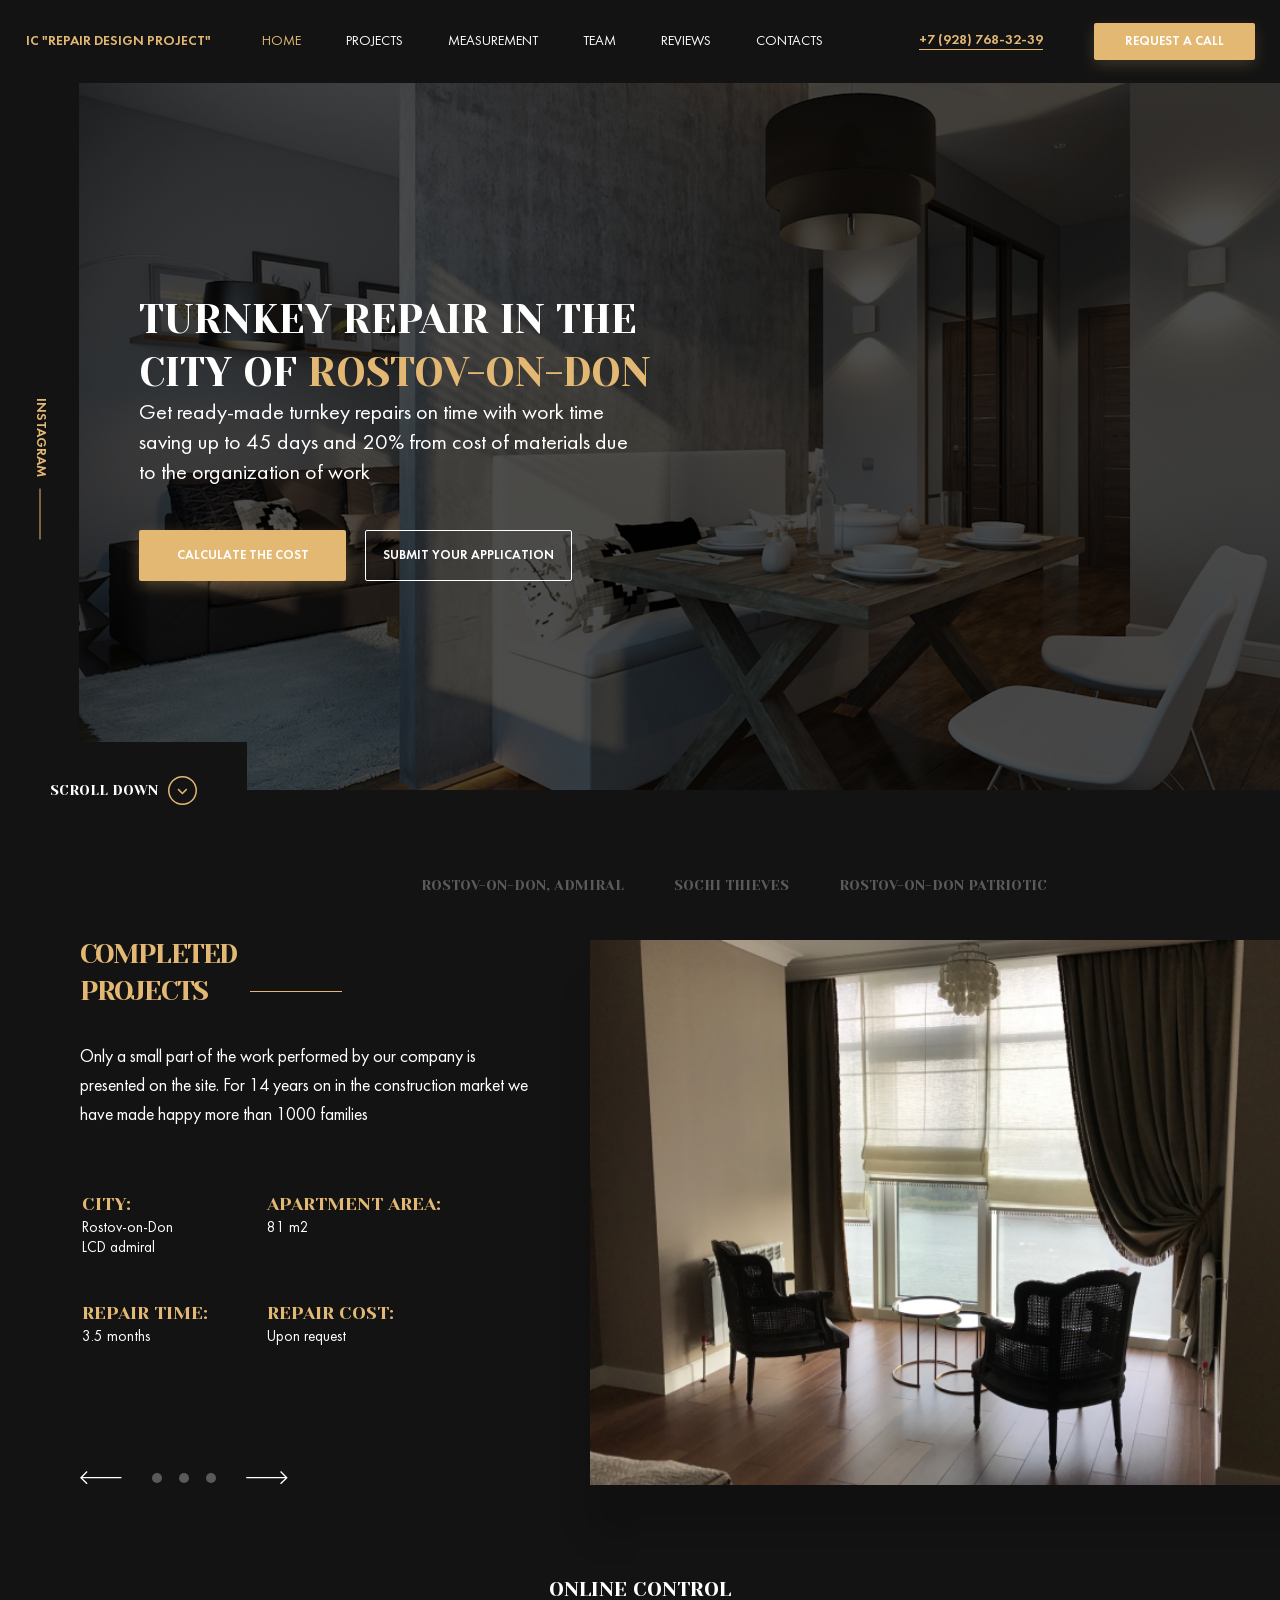
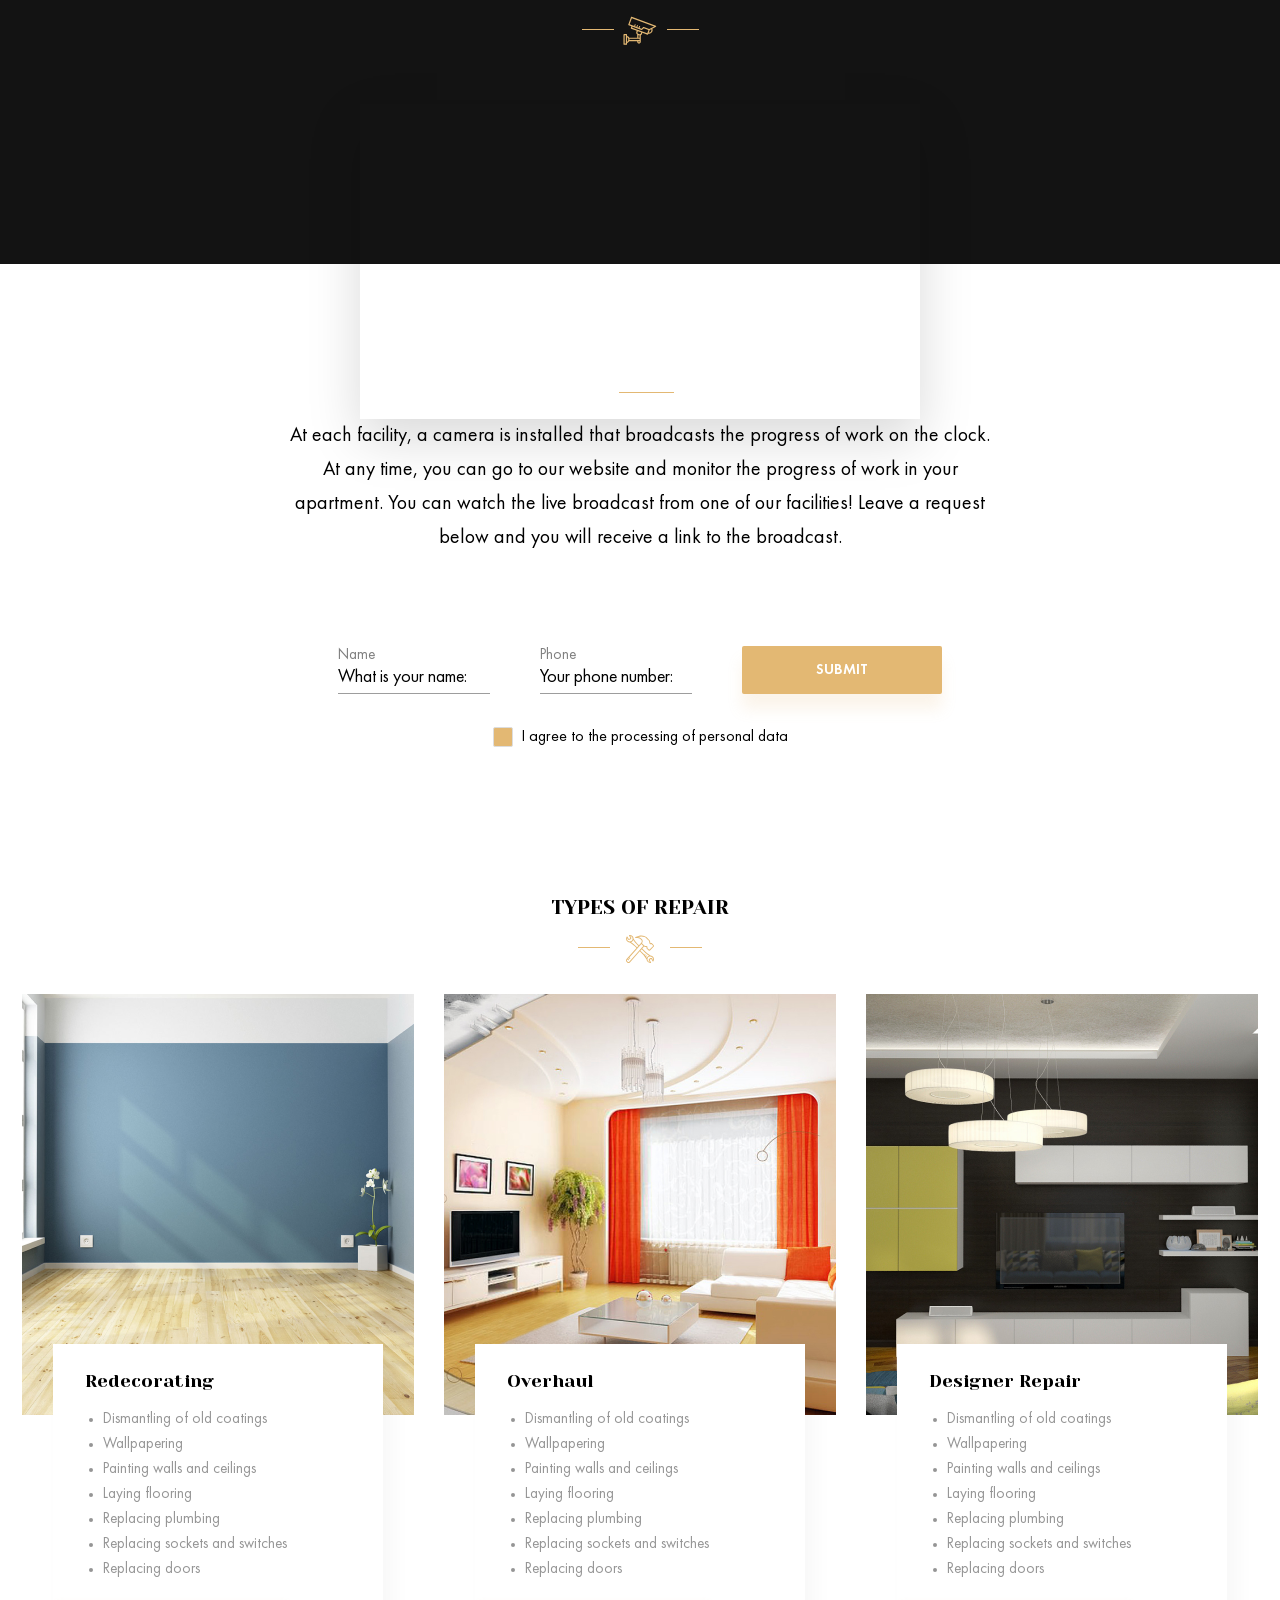
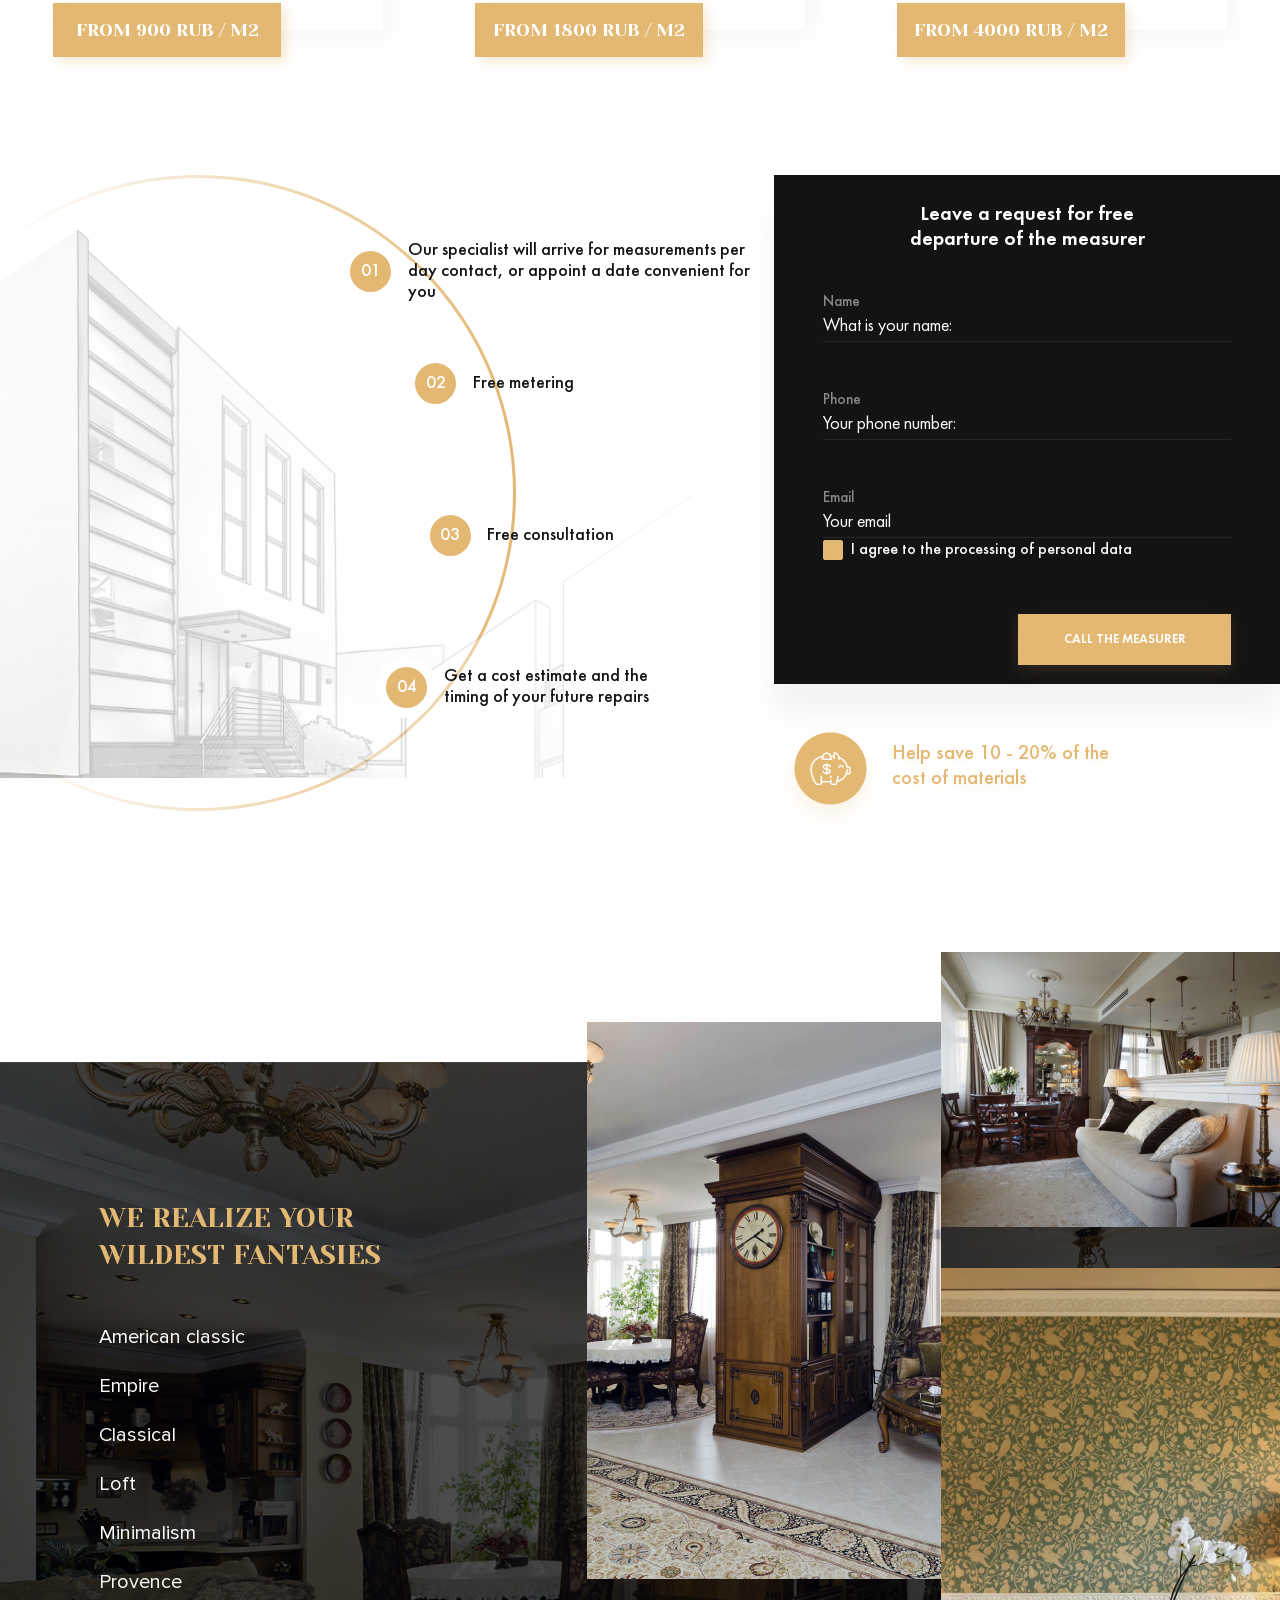
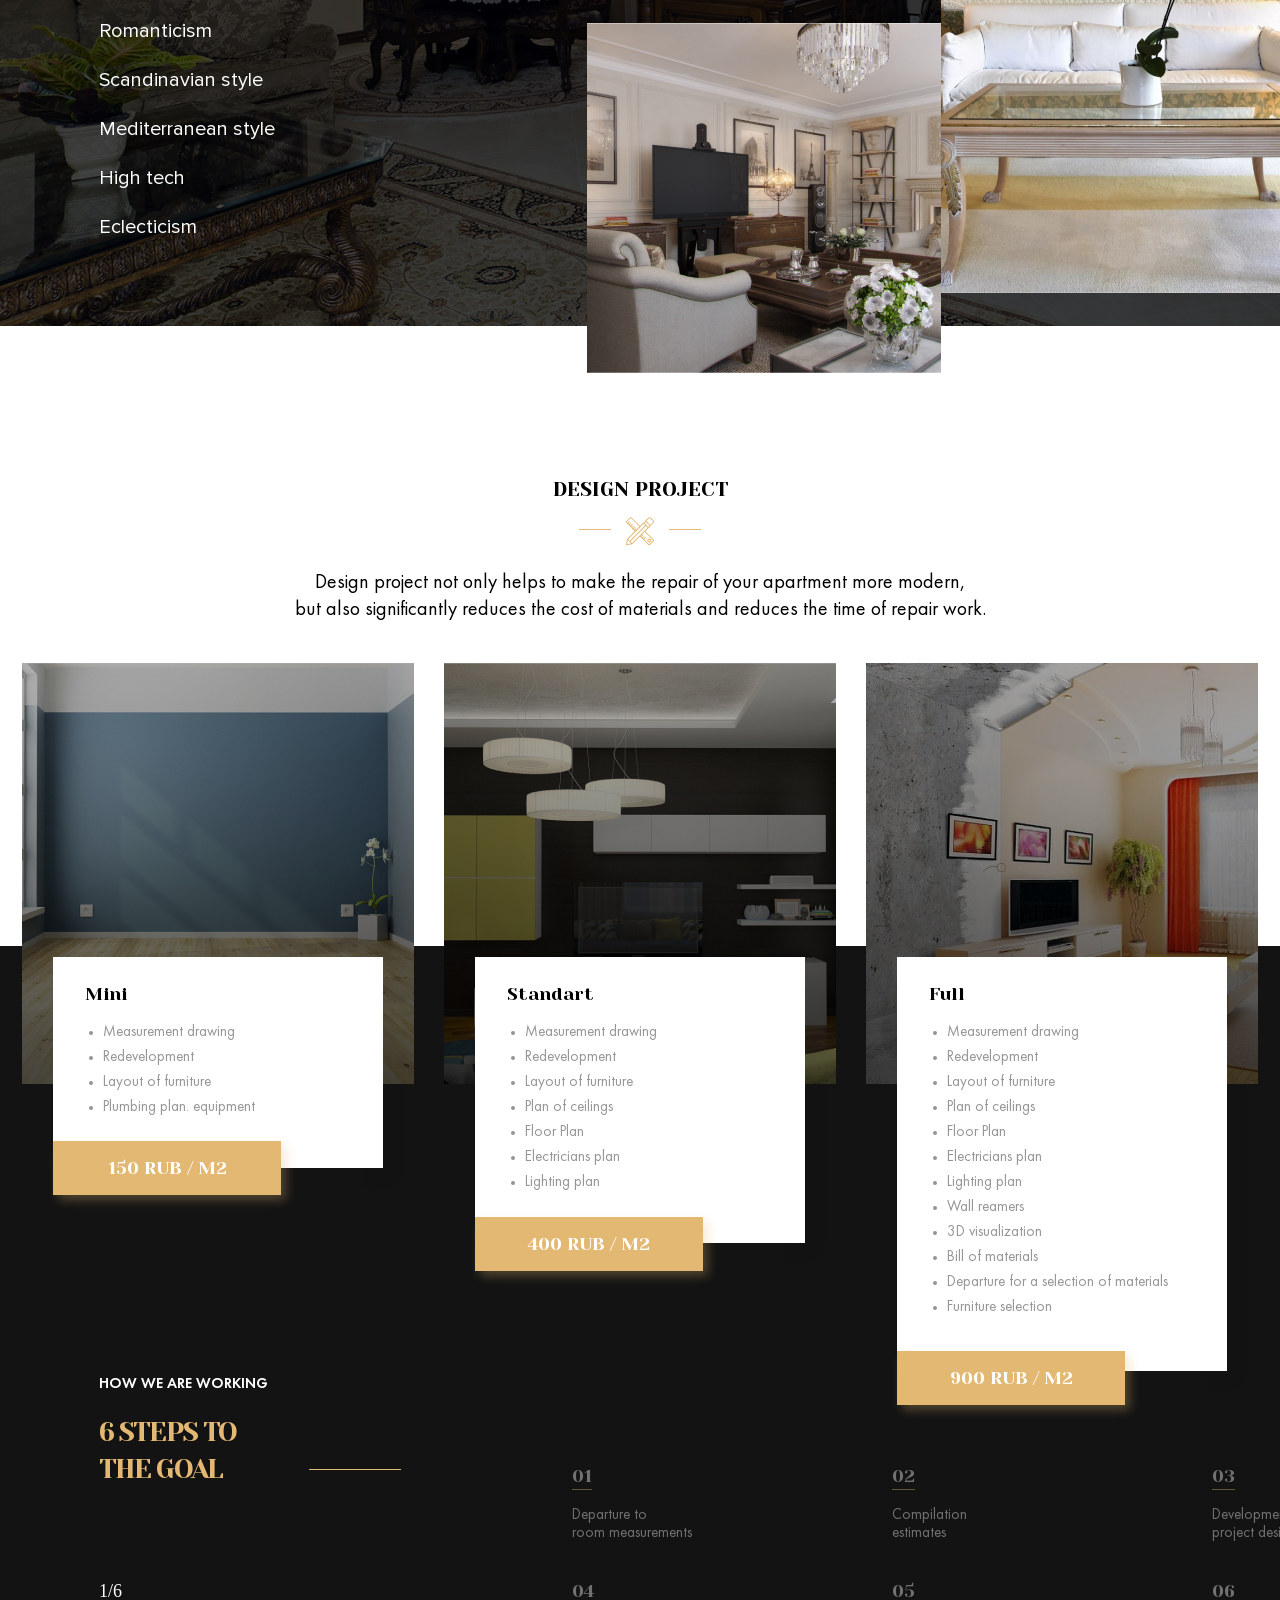
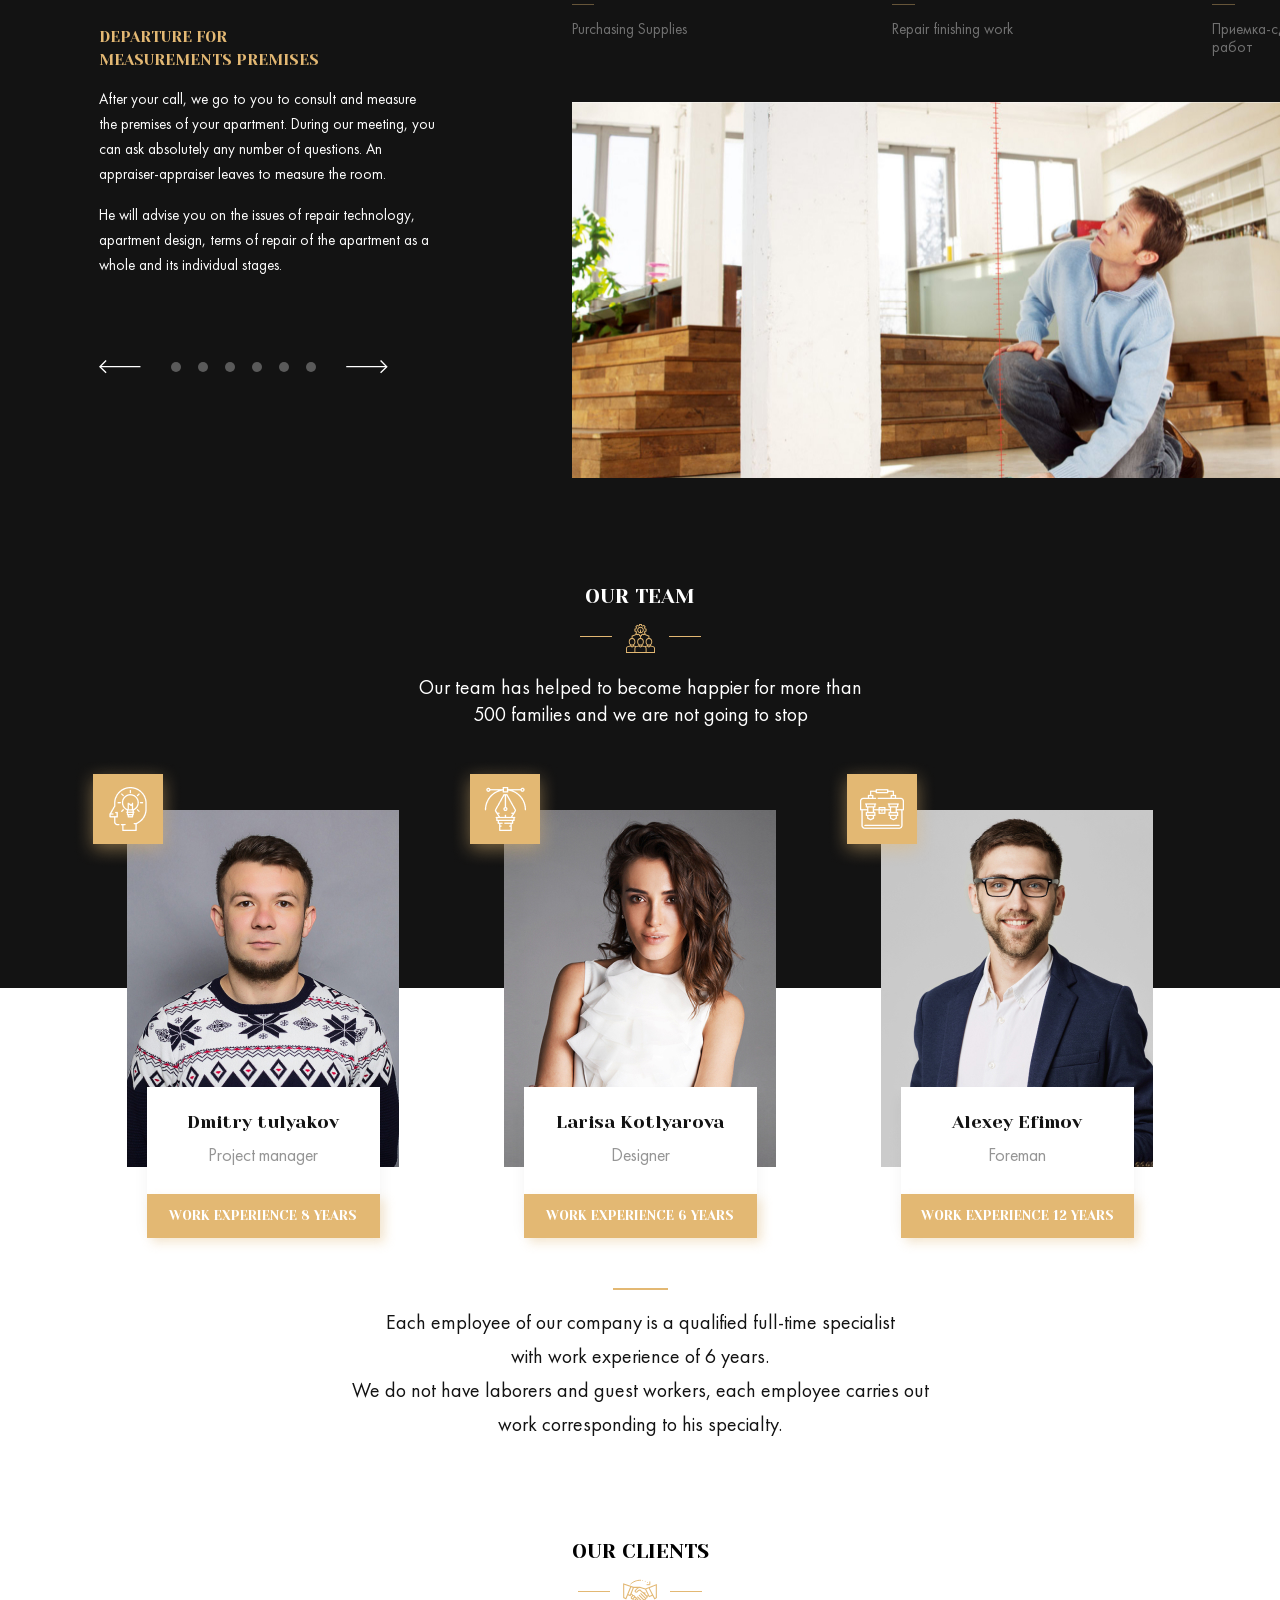
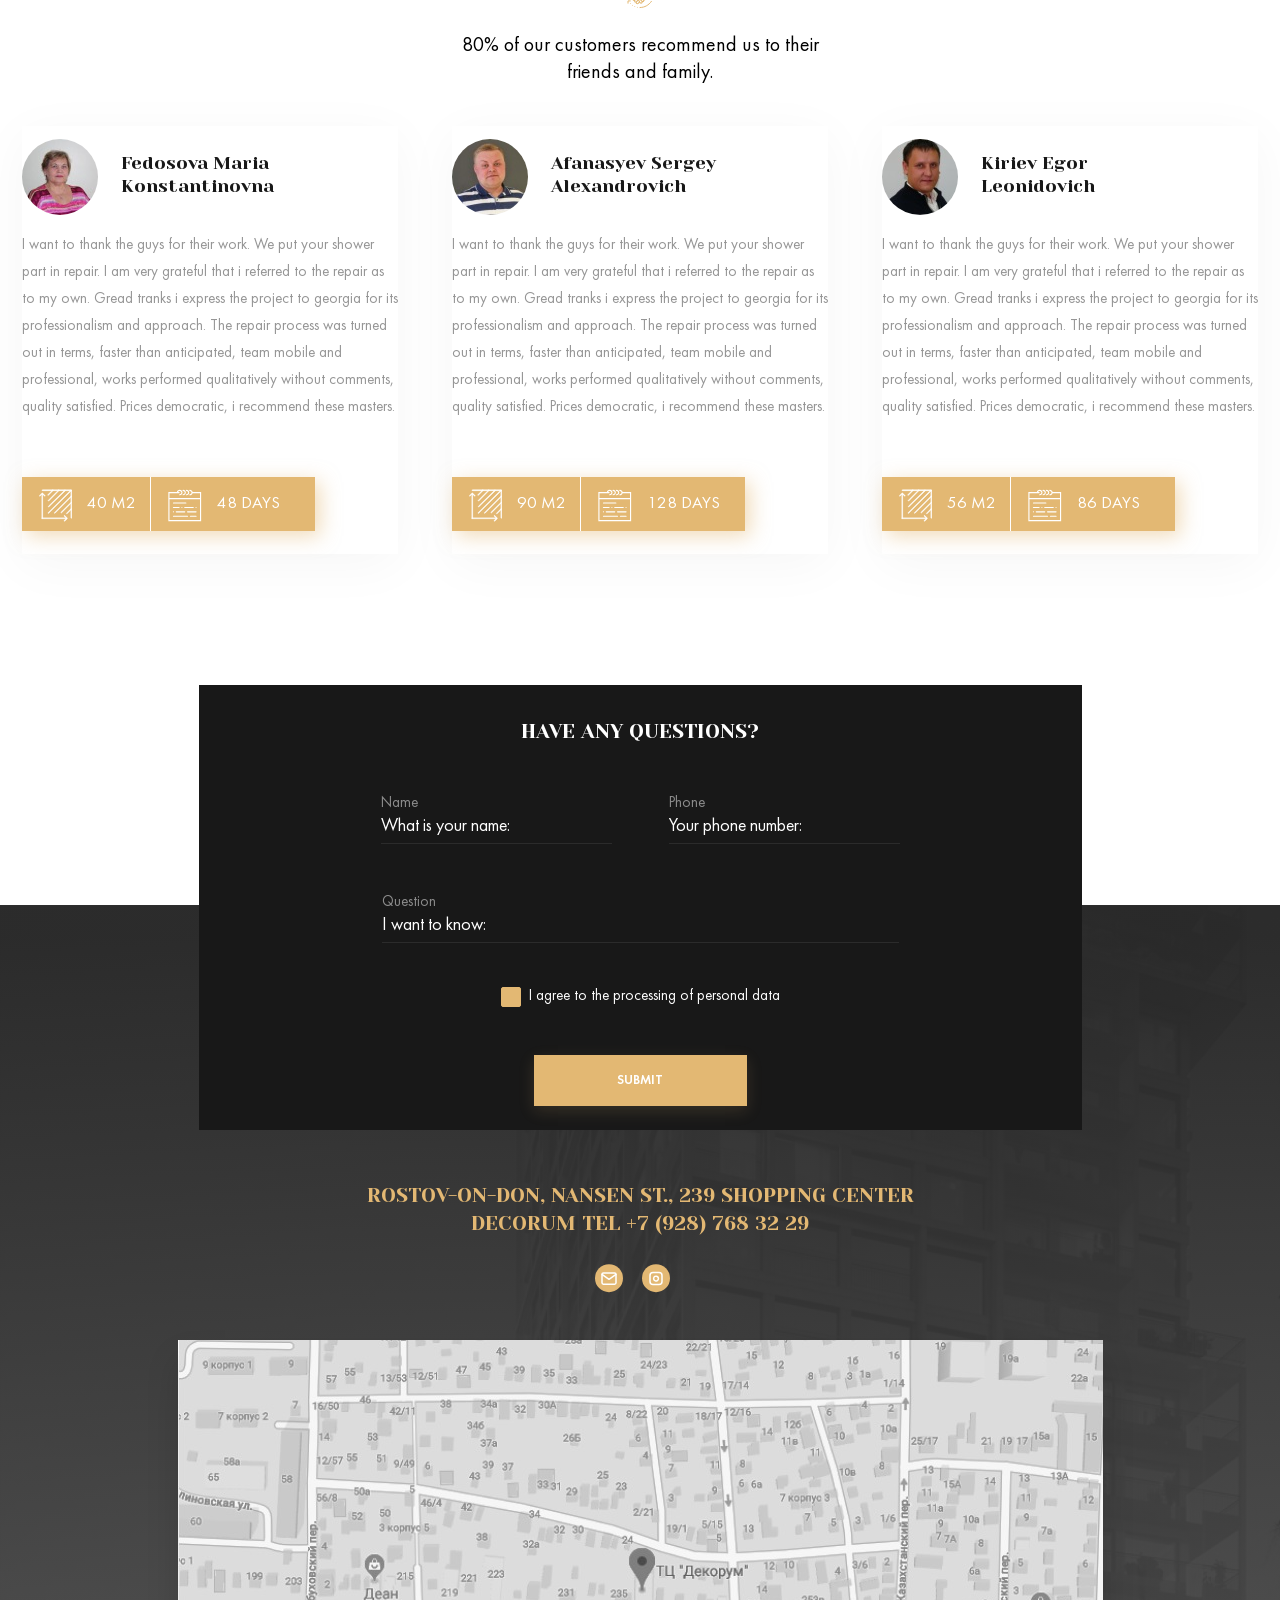
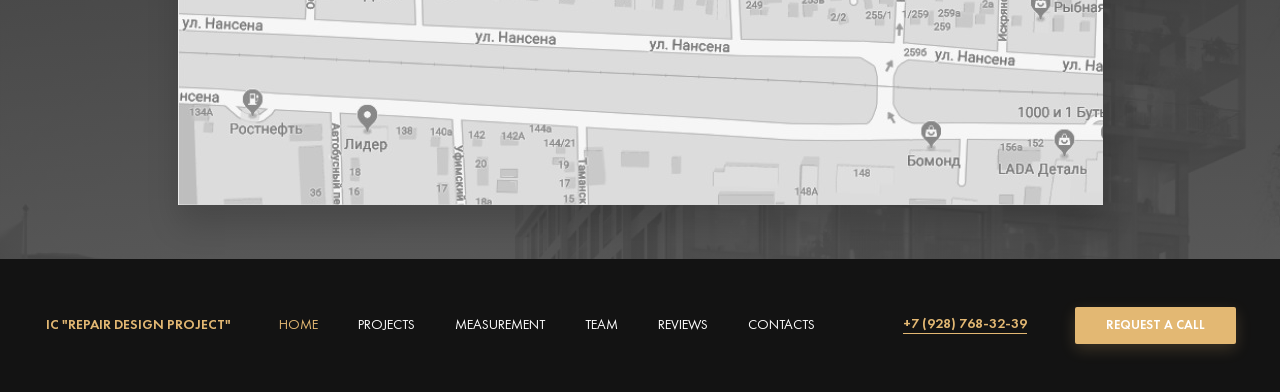
<file: projects/repair-design-project/index.html>
<!DOCTYPE html>
<html>
<head>
    <meta charset="UTF-8">
    <meta name="viewport" content="width=device-width, initial-scale=1, maximum-scale=1">
    <link rel="stylesheet" href="styles/style.css">
</head>
<body>
<div class="wrapper">
    <header>
        <h1 class="logo">IC "Repair Design Project"</h1>
        <nav>
            <ul>
                <li><a href="#">Home</a></li>
                <li><a href="#">Projects</a></li>
                <li><a href="#">Measurement</a></li>
                <li><a href="#">Team</a></li>
                <li><a href="#">Reviews</a></li>
                <li><a href="#">Contacts</a></li>
            </ul>
        </nav>
        <a class="tel" href="tel">+7 (928) 768-32-39</a>
        <button class="request-button">Request a call</button>
    </header>
    <main>
        <section class="welcome">
                <div class="welcome-main">
                    <a class="instagram" href="#">Instagram</a>
                    <div class="welcome-info">
                        <h2>Turnkey Repair in the city of <span>Rostov-on-Don</span></h2>
                        <p class="welcome-describe">Get ready-made turnkey repairs on time with work time saving up to 45 days and 20% from cost of materials due to the organization of work</p>
                        <div class="buttons">
                            <button class="calculate-button">Calculate the cost</button>
                            <button class="submit-app-button">Submit your application</button>
                            <button class="mobile-submit-app-button">Application</button>
                        </div>
                    </div>
                </div>
                <div class="scroll-down">
                    <h4>Scroll down</h4>
                    <img src="assets/images/scroll-down.svg" href="Scroll down">
                </div>
        </section>
        <section class="completed-projects">
            <ul>
                <li><a href="#">Rostov-on-Don, Admiral</a></li>
                <li><a href="#">Sochi Thieves</a></li>
                <li><a href="#">Rostov-on-Don Patriotic</a></li>
            </ul>
            <div class="completed-main">
                <div class="completed-info">
                    <h2>Completed projects</h2>
                    <p>Only a small part of the work performed by our company is presented on the site. For 14 years on in the construction market we have made happy more than 1000 families</p>
                    <table>
                        <tr>
                            <th>City:</th>
                            <th>Apartment area:</th>
                        </tr>
                        <tr>
                            <td>Rostov-on-Don<br> LCD admiral</td>
                            <td>81 m2</td>
                        </tr>
                        <tr>
                            <th>Repair time:</th>
                            <th>Repair cost:</th>
                        </tr>
                        <tr>
                            <td>3.5 months</td>
                            <td>Upon request</td>
                        </tr>
                    </table>
                    <div class="arrows-circles">
                        <img class="left-arrow" src="assets/images/left-arrow.svg" alt="Left arrow">
                        <div class="circle"></div>
                        <div class="circle"></div>
                        <div class="circle"></div>
                        <img class="right-arrow" src="assets/images/right-arrow.svg" alt="Right arrow">
                    </div>
                </div>
                <div class="slider">
                    <div class="slider-arrow-left">
                        <img src="assets/images/slider-arrow.png" alt="Slider arrow">
                    </div>
                    <img class="slider-img-1" src="assets/images/img-slider.png" alt="Slider image">
                    <img class="slider-img-2" src="assets/images/img-slider-2.png" alt="Slider image">
                    <div class="slider-arrow-right">
                        <img src="assets/images/slider-arrow.png" alt="Slider arrow">
                    </div>
                </div>
            </div>
            <div class="online-control">
                <h4>Online control</h4>
                <img src="assets/images/online-control.svg" alt="Online control">
            </div>
        </section>
        <div class="repair-video">
            <iframe width="560" height="315" src="https://www.youtube.com/embed/TYcwt-JJIso" frameborder="0" allow="accelerometer; autoplay; encrypted-media; gyroscope; picture-in-picture" allowfullscreen></iframe>
        </div>
        <section class="request-field">
            <p>At each facility, a camera is installed that broadcasts the progress of work on the clock. At any time, you can go to our website and monitor the progress of work in your apartment. You can watch the live broadcast from one of our facilities! Leave a request below and you will receive a link to the broadcast.</p>
            <form method="POST">
                <div class="submit-line">
                    <div class="name">
                        <label for="name">Name</label>
                        <input type="text" id="name" placeholder="What is your name:">
                    </div>
                    <div class="phone">
                        <label for="phone">Phone</label>
                        <input type="text" id="phone" placeholder="Your phone number:">
                    </div>
                    <button class="submit-your-info">Submit</button>
                </div>
                <div class="checkbox-line">
                    <input class="checkbox" type="checkbox" id="data" required>
                    <label for="data">I agree to the processing of personal data</label>
                </div>
            </form>
        </section>
        <section class="types-of-repair">
            <h2>Types of repair</h2>
            <img src="assets/images/tools.svg" alt="Tools">
            <div class="types-offers">
                <div class="first-offer">
                    <div class="first">
                        <h4>Redecorating</h4>
                        <ul>
                            <li>Dismantling of old coatings</li>
                            <li>Wallpapering</li>
                            <li>Painting walls and ceilings</li>
                            <li>Laying flooring</li>
                            <li>Replacing plumbing</li>
                            <li>Replacing sockets and switches</li>
                            <li>Replacing doors</li>
                        </ul>
                        <div class="cost">From 900 rub / m2</div>
                    </div>
                </div>
                <div class="second-offer">
                    <div class="second">
                        <h4>Overhaul</h4>
                        <ul>
                            <li>Dismantling of old coatings</li>
                            <li>Wallpapering</li>
                            <li>Painting walls and ceilings</li>
                            <li>Laying flooring</li>
                            <li>Replacing plumbing</li>
                            <li>Replacing sockets and switches</li>
                            <li>Replacing doors</li>
                        </ul>
                        <div class="cost">From 1800 rub / m2</div>
                    </div>
                </div>
                <div class="third-offer">
                    <div class="third">
                        <h4>Designer Repair</h4>
                        <ul>
                            <li>Dismantling of old coatings</li>
                            <li>Wallpapering</li>
                            <li>Painting walls and ceilings</li>
                            <li>Laying flooring</li>
                            <li>Replacing plumbing</li>
                            <li>Replacing sockets and switches</li>
                            <li>Replacing doors</li>
                        </ul>
                        <div class="cost">From 4000 rub / m2</div>
                    </div>
                </div>
            </div>
        </section>
        <section class="virtues-call">
            <div class="circles">
                <div class="ellipse"></div>
                <div class="circle">01</div>
                <div class="circle">02</div>
                <div class="circle">03</div>
                <div class="circle">04</div>
                <img src="assets/images/building.png" alt="Building">
            </div>
            <div class="form-save">
                <div class="call-form">
                    <h3>Leave a request for free<br> departure of the measurer</h3>
                    <form method="POST">
                        <label for="name-1">Name</label>
                        <input type="text" id="name-1" placeholder="What is your name:">
                        <label for="phone-1">Phone</label>
                        <input type="text" id="phone-1" placeholder="Your phone number:">
                        <label for="email">Email</label>
                        <input type="text" id="email" placeholder="Your email"></input>
                        <input type="checkbox" id="personal-data" required><label for="personal-data">I agree to the processing of personal data</label>
                        <button class="call-the-measurer">Call the measurer</button>
                    </form>
                </div>
                <div class="help-save">
                    <img src="assets/images/money.png" alt="Money">
                    <p>Help save 10 - 20% of the<br> cost of materials</p>
                </div>
            </div>
        </section>
        <section class="realize-fantasies">
            <div class="realize-list">
                <h2>We realize your<br> wildest fantasies</h2>
                <div class="slider">
                    <div class="slider-arrow-left">
                        <img src="assets/images/slider-arrow.png" alt="Slider arrow">
                    </div>
                    <img class="slider-img-3" src="assets/images/bg-fantasies.jpg" alt="Fantasies image">
                    <div class="slider-arrow-right">
                        <img src="assets/images/slider-arrow.png" alt="Slider arrow">
                    </div>
                </div>
                <ul>
                    <li>American classic</li>
                    <li>Empire</li>
                    <li>Classical</li>
                    <li>Loft</li>
                    <li>Minimalism</li>
                    <li>Provence</li>
                    <li>Romanticism</li>
                    <li>Scandinavian style</li>
                    <li>Mediterranean style</li>
                    <li>High tech</li>
                    <li>Eclecticism</li>
                </ul>
            </div>
            <div class="first-images">
                <img src="assets/images/realize-fantasies-img-1.jpg" alt="Design image">
                <img src="assets/images/realize-fantasies-img-2.jpg" alt="Design image">
            </div>
            <div class="second-images">
                <img src="assets/images/realize-fantasies-img-3.jpg" alt="Design image">
                <img src="assets/images/realize-fantasies-img-4.jpg" alt="Design image">
            </div>
        </section>
        <section class="design-project">
            <h2>Design project</h2>
            <img src="assets/images/design-project.svg" alt="Design project">
            <p>Design project not only helps to make the repair of your apartment more modern,<br> but also significantly reduces the cost of materials and reduces the time of repair work.</p>
            <div class="project-offers">
                <div class="mini">
                    <div class="mini-block">
                        <h4>Mini</h4>
                        <ul>
                            <li>Measurement drawing</li>
                            <li>Redevelopment</li>
                            <li>Layout of furniture</li>
                            <li>Plumbing plan. equipment</li>
                        </ul>
                        <div class="cost">150 rub / m2</div>
                    </div>
                </div>
                <div class="standart">
                    <div class="standart-block">
                        <h4>Standart</h4>
                        <ul>
                            <li>Measurement drawing</li>
                            <li>Redevelopment</li>
                            <li>Layout of furniture</li>
                            <li>Plan of ceilings</li>
                            <li>Floor Plan</li>
                            <li>Electricians plan</li>
                            <li>Lighting plan</li>
                        </ul>
                        <div class="cost">400 rub / m2</div>
                    </div>
                </div>
                <div class="full">
                    <div class="full-block">
                        <h4>Full</h4>
                        <ul>
                            <li>Measurement drawing</li>
                            <li>Redevelopment</li>
                            <li>Layout of furniture</li>
                            <li>Plan of ceilings</li>
                            <li>Floor Plan</li>
                            <li>Electricians plan</li>
                            <li>Lighting plan</li>
                            <li>Wall reamers</li>
                            <li>3D visualization</li>
                            <li>Bill of materials</li>
                            <li>Departure for a selection of materials</li>
                            <li>Furniture selection</li>
                        </ul>
                        <div class="cost">900 rub / m2</div>
                    </div>
                </div>
            </div>
        </section>
        <section class="steps">
            <div class="wrapper">
                <div class="steps-to-goal">
                    <h4>How we are working</h4>
                    <h2>6 steps to<br> the goal</h2>
                    <div class="page">1/6</div>
                    <h5>Departure for<br> measurements premises</h5>
                    <p>After your call, we go to you to consult and measure the premises of your apartment. During our meeting, you can ask absolutely any number of questions. An appraiser-appraiser leaves to measure the room.</p>
                    <p>He will advise you on the issues of repair technology, apartment design, terms of repair of the apartment as a whole and its individual stages.</p>
                    <div class="arrows-circles">
                            <img class="left-arrow" src="assets/images/left-arrow.svg" alt="Left arrow">
                            <div class="circle"></div>
                            <div class="circle"></div>
                            <div class="circle"></div>
                            <div class="circle"></div>
                            <div class="circle"></div>
                            <div class="circle"></div>
                            <img class="right-arrow" src="assets/images/right-arrow.svg" alt="Right arrow">
                    </div>
                </div>
                <div class="steps-numbers">
                    <section class="first">
                        <div class="field">
                            <div class="number">01</div>
                            <div class="text-field">Departure to<br> room measurements</div>
                        </div>
                        <div class="field">
                            <div class="number">02</div>
                            <div class="text-field">Compilation<br> estimates</div>
                        </div>
                        <div class="field">
                            <div class="number">03</div>
                            <div class="text-field">Development<br> project design</div>
                        </div>
                    </section>
                    <section class="second">
                            <div class="field">
                                <div class="number">04</div>
                                <div class="text-field">Purchasing Supplies</div>
                            </div>
                            <div class="field">
                                <div class="number">05</div>
                                <div class="text-field">Repair finishing work</div>
                            </div>
                            <div class="field">
                                <div class="number">06</div>
                                <div class="text-field">Приемка-сдача<br> работ</div>
                            </div>
                    </section>
                    <img src="assets/images/steps-to-goal.jpg" alt="Work">
                </div>
            </div>
        </section>
        <section class="our-team">
            <h2>Our team</h2>
            <img src="assets/images/team.svg" alt="Team">
            <p>Our team has helped to become happier for more than<br> 500 families and we are not going to stop</p>
            <div class="team">
                <div class="first">
                    <div class="first-info">
                        <p class="person-name">Dmitry tulyakov</p>
                        <p class="person-status">Project manager</p>
                        <div class="experience">Work experience 8 years</div>
                        <img src="assets/images/team-icon-1.png" alt="Ico">
                    </div>
                </div>
                <div class="second">
                    <div class="second-info">
                        <p class="person-name">Larisa Kotlyarova</p>
                        <p class="person-status">Designer</p>
                        <div class="experience">Work experience 6 years</div>
                        <img src="assets/images/team-icon-2.png" alt="Ico">
                    </div>
                </div>
                <div class="third">
                    <div class="third-info">
                        <p class="person-name">Alexey Efimov</p>
                        <p class="person-status">Foreman</p>
                        <div class="experience">Work experience 12 years</div>
                        <img src="assets/images/team-icon-3.png" alt="Ico">
                    </div>
                </div>
            </div>
        </section>
        <section class="our-clients">
            <div class="line"></div>
            <p>Each employee of our company is a qualified full-time specialist<br> with work experience of 6 years.<br> We do not have laborers and guest workers, each employee carries out<br> work corresponding to his specialty.</p>
            <h2>Our clients</h2>
            <img src="assets/images/our-clients.svg" alt="Our clients">
            <p class="recommend">80% of our customers recommend us to their<br> friends and family.</p>
            <div class="clients">
                <div class="client">
                    <div class="client-info">
                        <img src="assets/images/client-1.jpg" alt="Client's photo">
                        <span>Fedosova Maria<br> Konstantinovna</span>
                    </div>
                    <p>I want to thank the guys for their work. We put your shower part in repair. I am very grateful that i referred to the repair as to my own. Gread tranks i express the project to georgia for its professionalism and approach. The repair process was turned out in terms, faster than anticipated, team mobile and professional, works performed qualitatively without comments, quality satisfied. Prices democratic, i recommend these masters.</p>
                    <div class="m2-days">
                            <img src="assets/images/m2.svg" alt="m2">
                            <p>40 m2</p>
                            <div class="v-line"></div>
                            <img src="assets/images/days.svg" alt="days">
                            <p>48 days</p>
                    </div>
                </div>
                <div class="client">
                    <div class="client-info">
                        <img src="assets/images/client-2.jpg" alt="Client's photo">
                        <span>Afanasyev Sergey<br> Alexandrovich</span>
                    </div>
                    <p>I want to thank the guys for their work. We put your shower part in repair. I am very grateful that i referred to the repair as to my own. Gread tranks i express the project to georgia for its professionalism and approach. The repair process was turned out in terms, faster than anticipated, team mobile and professional, works performed qualitatively without comments, quality satisfied. Prices democratic, i recommend these masters.</p>
                    <div class="m2-days">
                            <img src="assets/images/m2.svg" alt="m2">
                            <p>90 m2</p>
                            <div class="v-line"></div>
                            <img src="assets/images/days.svg" alt="days">
                            <p>128 days</p>
                    </div>
                </div>
                <div class="client">
                    <div class="client-info">
                        <img src="assets/images/client-3.jpg" alt="Client's photo">
                        <span>Kiriev Egor<br> Leonidovich</span>
                    </div>
                    <p>I want to thank the guys for their work. We put your shower part in repair. I am very grateful that i referred to the repair as to my own. Gread tranks i express the project to georgia for its professionalism and approach. The repair process was turned out in terms, faster than anticipated, team mobile and professional, works performed qualitatively without comments, quality satisfied. Prices democratic, i recommend these masters.</p>
                    <div class="m2-days">
                        <img src="assets/images/m2.svg" alt="m2">
                        <p>56 m2</p>
                        <div class="v-line"></div>
                        <img src="assets/images/days.svg" alt="days">
                        <p>86 days</p>
                    </div>
                </div>
            </div>
            <div class="questions">
                <h3>Have any questions?</h3>
                <form method="POST">
                    <div class="inline">
                        <div class="block">
                                <label for="name-2">Name</label>
                                <input type="text" id="name-2" placeholder="What is your name:">
                        </div>
                        <div class="block">
                                <label for="phone-2">Phone</label>
                                <input type="text" id="phone-2" placeholder="Your phone number:">
                        </div>
                    </div>
                    <div class="question">
                        <label for="question">Question</label>
                        <input type="text" id="question" placeholder="I want to know:"></input>
                    </div>
                    <input type="checkbox" id="personal-data-2" required><label for="personal-data-2">I agree to the processing of personal data</label>
                    <button class="question-btn">Submit</button>
                </form>
            </label>
        </section>
        <section class="connect">
            <p>Rostov-on-Don, Nansen St., 239 Shopping Center<br> Decorum Tel <a href="tel">+7 (928) 768 32 29</a></p>
            <div class="social-nets">
                <a href="#"><img src="assets/images/email.svg" alt="Email"></a>
                <a href="#"><img src="assets/images/instagram.svg" alt="Instagram"></a>
            </div>
            <img class="map" src="assets/images/map.jpg" alt="Map">
        </section>
    </main>
    <footer>
        <h1 class="logo">IC "Repair Design Project"</h1>
        <nav>
            <ul>
                <li><a href="#">Home</a></li>
                <li><a href="#">Projects</a></li>
                <li><a href="#">Measurement</a></li>
                <li><a href="#">Team</a></li>
                <li><a href="#">Reviews</a></li>
                <li><a href="#">Contacts</a></li>
            </ul>
        </nav>
        <a class="tel" href="tel">+7 (928) 768-32-39</a>
        <button class="request-button">Request a call</button>
    </footer>
</div>
</body>
</html>
</file>
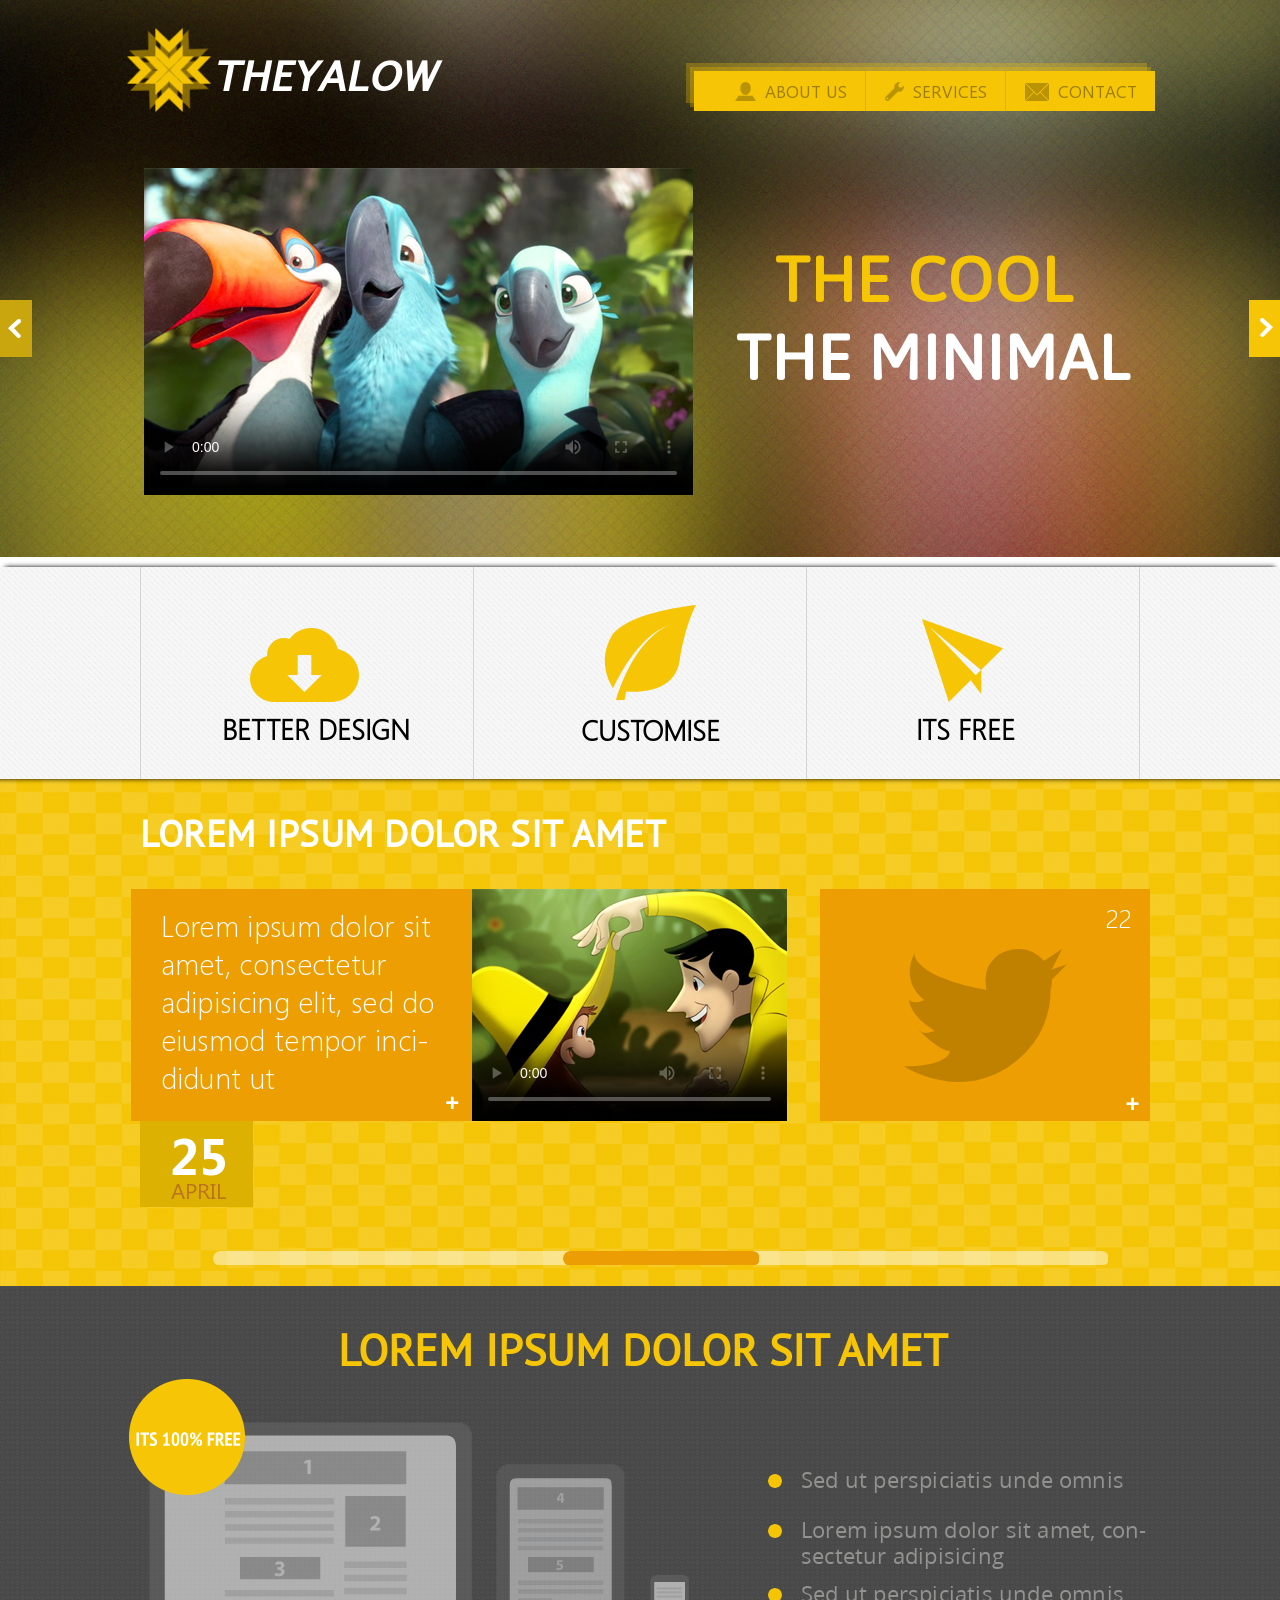
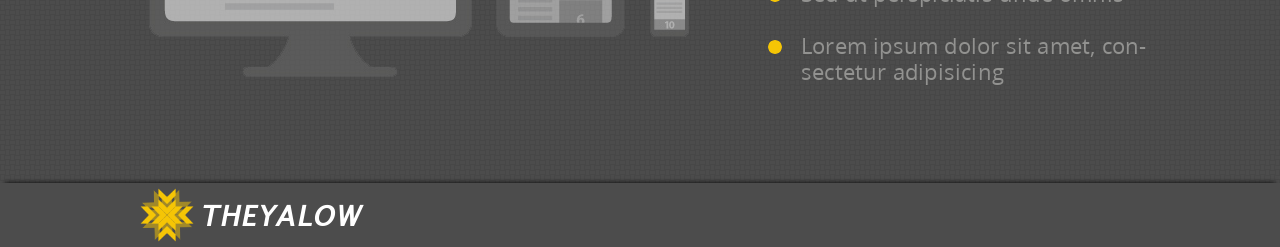
<file: projects/theyalow/index.html>
<!DOCTYPE html>
<html>
<head>
    <meta charset="utf-8">
    <meta name="viewport" content="width=device-width, initial-scale=1.0">
    <title>theyalow</title>
    <link href="style.css" rel="stylesheet">
    <link href="fonts.css" rel="stylesheet">
</head>
<body>
<div class="wrapper">
    <header>
        <div class="company-label">
            <img class="logo" src="assets/images/logo.png" alt="Logo">
            <h1>THEYALOW</h1>
        </div>
        <nav>
            <ul>
                <li><img src="assets/images/about-us.png" alt="About us"><a href="#">About us</a></li>
                <li><img src="assets/images/services.png" alt="Services"><a href="#">Services</a></li>
                <li><img src="assets/images/contact.png" alt="Contact"><a href="#">Contact</a></li>
            </ul>
        </nav>
    </header>
    <main>
        <section class="slider">
            <div class="arrow"><img src="assets/images/arrow-left.png" alt="Left arrow"></div>
            <video class="video-desktop" poster="assets/images/video-preview.png" controls>Your browser doesn't support this video.</video>
            <video class="video-mobile" poster="assets/images/video-preview-mobile.png" controls>Your browser doesn't support this video.</video>
            <div class="slide-title">
                <h2>The cool</h2>
                <h2>The minimal</h2>
            </div>
            <div class="arrow"><img src="assets/images/arrow-right.png" alt="Right arrow"></div>
        </section>
        <section class="virtues">
            <div class="border"></div>
            <div class="better-design">
                <img src="assets/images/better-design.svg" alt="">
                <h3>Better design</h3>
            </div>
            <div class="border"></div>
            <div class="customise">
                <img src="assets/images/customise.svg" alt="">
                <h3>Customise</h3>
            </div>
            <div class="border"></div>
            <div class="its-free">
                <img src="assets/images/its-free.svg" alt="">
                <h3>Its free</h3>
            </div>
            <div class="border"></div>
        </section>
        <section class="lorem-orange">
            <h4>Lorem ipsum dolor sit amet</h4>
            <div class="lorem-orange-cols">
                <div class="lorem-orange-text">
                    <p class="text-desktop">Lorem ipsum dolor sit amet, consectetur adipisicing elit, sed do eiusmod tempor inci- didunt ut</>
                    <p class="text-mobile">Lorem ipsum dolor sit amet, consecte- tur adipisicing elit, sed do eiusmod tempor incididunt ut</p>
                    <span class="plus">+</span>
                </div>
                <video poster="assets/images/video-preview-2.png" controls>Your browser doesn't support this video.</video>
                <div class="twitter">
                    <span class="number">22</span>
                    <img src="assets/images/twitter.png" alt="Twitter">
                    <span class="plus">+</span>
                </div>
            </div>
            <div class="twitter-mobile">
                <img src="assets/images/twitter.png" alt="Twitter">
                <div class="tweet">
                    <ul>
                        <li><img src="assets/images/rounded-rectangle.png" alt="Rounded rectangle"></li>
                        <li><p>Daily Mobile UI Design Inspiration #1  via @cssauthor</p></li>
                        <li><img src="assets/images/rounded-rectangle.png" alt="Rounded rectangle"></li>
                        <li><p>Daily Mobile UI Design Inspiration #1  via @cssauthor</p></li>
                        <li><img src="assets/images/rounded-rectangle.png" alt="Rounded rectangle"></li>
                        <li><p>Daily Mobile UI Design Inspiration #1  via @cssauthor</p></li>
                    </ul>
                    <form action="#" method="post">
                        <input type="text" id="text" name="text" value="">
                        <input type="submit" id="submit" name="submit" value="Tweet">
                    </form>
                </div>
            </div>
            <div class="date">
                <span>25</span>
                <span>April</span>
            </div>
            <div class="range-slider">
                <input type="range">
            </div>
        </section>
        <section class="lorem-grey">
            <h4>Lorem ipsum dolor sit amet</h4>
            <div class="gadgets-title">
                <img src="assets/images/gadgets.png" alt="ITS 100% FREE">
                <ul>
                    <li>Sed ut perspiciatis unde omnis</li>
                    <li>Lorem ipsum dolor sit amet, con- sectetur adipisicing</li>
                    <li>Sed ut perspiciatis unde omnis</li>
                    <li>Lorem ipsum dolor sit amet, con- sectetur adipisicing</li>
                </ul>
            </div>
        </section>
    </main>

    <footer>
        <img class="logo" src="assets/images/logo.png" alt="logo"> 
        <h2>THEYALOW</h2>
    </footer>
</div>
</body>
</html>
</file>
<file: projects/repair-design-project/styles/style.css>
* {
  margin: 0;
  padding: 0;
  box-sizing: border-box;
  list-style: none;
  text-decoration: none;
}

@font-face {
  font-family: "Proxima Nova";
  src: url("../assets/fonts/ProximaNova-Regular.eot");
  src: url("../assets/fonts/ProximaNova-Regular.eot?#iefix") format("embedded-opentype"), url("../assets/fonts/ProximaNova-Regular.woff2") format("woff2"), url("../assets/fonts/ProximaNova-Regular.woff") format("woff"), url("../assets/fonts/ProximaNova-Regular.ttf") format("truetype");
  font-weight: normal;
  font-style: normal;
}
@font-face {
  font-family: "FuturaBookC";
  src: url("../assets/fonts/FuturaBookC.eot");
  src: url("../assets/fonts/FuturaBookC.eot?#iefix") format("embedded-opentype"), url("../assets/fonts/FuturaBookC.woff2") format("woff2"), url("../assets/fonts/FuturaBookC.woff") format("woff"), url("../assets/fonts/FuturaBookC.ttf") format("truetype");
  font-weight: normal;
  font-style: normal;
}
@font-face {
  font-family: "FuturaDemiC";
  src: url("../assets/fonts/FuturaDemiC.eot");
  src: url("../assets/fonts/FuturaDemiC.eot?#iefix") format("embedded-opentype"), url("../assets/fonts/FuturaDemiC.woff2") format("woff2"), url("../assets/fonts/FuturaDemiC.woff") format("woff"), url("../assets/fonts/FuturaDemiC.ttf") format("truetype");
  font-weight: normal;
  font-style: normal;
}
@font-face {
  font-family: "FuturaMediumC";
  src: url("../assets/fonts/FuturaMediumC.eot");
  src: url("../assets/fonts/FuturaMediumC.eot?#iefix") format("embedded-opentype"), url("../assets/fonts/FuturaMediumC.woff2") format("woff2"), url("../assets/fonts/FuturaMediumC.woff") format("woff"), url("../assets/fonts/FuturaMediumC.ttf") format("truetype");
  font-weight: 500;
  font-style: normal;
}
@font-face {
  font-family: "Yeseva One";
  src: url("../assets/fonts/YesevaOne.eot");
  src: url("../assets/fonts/YesevaOne.eot?#iefix") format("embedded-opentype"), url("../assets/fonts/YesevaOne.woff2") format("woff2"), url("../assets/fonts/YesevaOne.woff") format("woff"), url("../assets/fonts/YesevaOne.ttf") format("truetype");
  font-weight: normal;
  font-style: normal;
}
header {
  display: flex;
  align-items: center;
  justify-content: space-around;
  width: 100%;
  height: 83px;
  background-color: #131313;
  text-transform: uppercase;
}
header h1 {
  color: #E3B873;
  font-family: "FuturaDemiC", Arial, Helvetica, sans-serif;
  font-size: 14px;
  line-height: 16px;
}
header nav > ul {
  display: flex;
  font-family: "FuturaBookC", Arial, Helvetica, sans-serif;
}
header nav > ul a {
  color: #ffffff;
}
header nav > ul li:first-of-type a {
  color: #E3B873;
}
header nav > ul a:hover {
  text-shadow: 2px 2px 5px #E3B873;
  cursor: pointer;
}
header nav > ul li {
  margin-right: 45px;
  font-size: 14px;
  line-height: 16px;
}
header .tel {
  font-family: "FuturaDemiC", Arial, Helvetica, sans-serif;
  font-size: 14px;
  line-height: 16px;
  color: #E3B873;
  border-bottom: 1px solid #E3B873;
}
header .request-button {
  font-family: "FuturaDemiC", Arial, Helvetica, sans-serif;
  font-size: 13px;
  line-height: 15px;
  text-transform: uppercase;
  color: #ffffff;
  width: 161px;
  height: 37px;
  box-shadow: 0px 5px 15px rgba(227, 184, 115, 0.2);
  border-radius: 2px;
  border: none;
  outline: none;
  background-color: #E3B873;
}
header .request-button:hover {
  background-color: #b39058;
  box-shadow: 0px 5px 20px rgba(227, 184, 115, 0.2);
  cursor: pointer;
}

.wrapper {
  max-width: 1440px;
  width: 100%;
  margin: 0 auto;
}

section.welcome {
  display: flex;
  position: relative;
  flex-direction: column;
  height: 707px;
}
section.welcome .welcome-main {
  display: flex;
  background-color: #131313;
}
section.welcome .welcome-main a.instagram {
  display: flex;
  position: relative;
  font-family: "FuturaDemiC", Arial, Helvetica, sans-serif;
  align-self: center;
  transform: rotate(90deg);
  color: #E3B873;
  text-transform: uppercase;
  font-size: 14px;
  line-height: 16px;
}
section.welcome .welcome-main a.instagram::after {
  content: "";
  position: absolute;
  top: 45%;
  right: -80%;
  height: 1px;
  width: 51px;
  background-color: #E3B873;
}
section.welcome .welcome-info {
  display: flex;
  flex-direction: column;
  justify-content: center;
  background-image: url(../assets/images/bg-welcome.png);
  height: 707px;
  width: 1358px;
}
section.welcome .welcome-info h2 {
  font-family: "Yeseva One", Arial, Helvetica, sans-serif;
  font-style: normal;
  font-weight: normal;
  width: 600px;
  font-size: 40px;
  line-height: 53px;
  text-transform: uppercase;
  color: #ffffff;
  margin-left: 60px;
}
section.welcome .welcome-info h2 span {
  color: #E3B873;
}
section.welcome .welcome-info p {
  font-family: "FuturaBookC", Arial, Helvetica, sans-serif;
  width: 500px;
  color: #ffffff;
  font-size: 22px;
  line-height: 30px;
  margin-left: 60px;
}
section.welcome .welcome-info .buttons {
  margin: 41px 0 0 60px;
}
section.welcome .welcome-info .buttons .calculate-button {
  font-family: "FuturaDemiC", Arial, Helvetica, sans-serif;
  width: 207px;
  height: 51px;
  color: #ffffff;
  border: none;
  font-size: 13px;
  outline: none;
  line-height: 15px;
  box-shadow: 0px 5px 15px rgba(227, 184, 115, 0.3);
  border-radius: 2px;
  text-transform: uppercase;
  background-color: #E3B873;
}
section.welcome .welcome-info .buttons .calculate-button:hover {
  background-color: #b39058;
  box-shadow: 0px 5px 20px rgba(227, 184, 115, 0.2);
  cursor: pointer;
}
section.welcome .welcome-info .buttons .submit-app-button {
  font-family: "FuturaDemiC", Arial, Helvetica, sans-serif;
  width: 207px;
  height: 51px;
  color: #ffffff;
  background: transparent;
  border: 1px solid #ffffff;
  border-radius: 2px;
  outline: none;
  font-size: 13px;
  line-height: 15px;
  text-transform: uppercase;
  margin-left: 15px;
}
section.welcome .welcome-info .buttons .submit-app-button:hover {
  background-color: rgba(179, 144, 88, 0.637);
  box-shadow: 0px 5px 20px rgba(227, 184, 115, 0.2);
  cursor: pointer;
}
section.welcome .welcome-info .buttons .mobile-submit-app-button {
  display: none;
}
section.welcome .scroll-down {
  display: flex;
  align-items: center;
  justify-content: center;
  position: absolute;
  bottom: -49px;
  width: 247px;
  height: 97px;
  background-color: #131313;
}
section.welcome .scroll-down h4 {
  display: inline;
  font-family: "Yeseva One", Arial, Helvetica, sans-serif;
  font-style: normal;
  font-weight: normal;
  color: #ffffff;
  margin-right: 10px;
  font-size: 14px;
  line-height: 19px;
  text-transform: uppercase;
}
section.welcome .scroll-down img:hover {
  transform: scale(1.1);
  cursor: pointer;
}

section.completed-projects {
  display: flex;
  flex-direction: column;
  height: 1074px;
  overflow: hidden;
  background-color: #131313;
}
section.completed-projects ul {
  display: flex;
  justify-content: flex-end;
  font-family: "Yeseva One", Arial, Helvetica, sans-serif;
  font-style: normal;
  font-weight: normal;
  margin-top: 85px;
}
section.completed-projects ul li a:hover {
  color: #E3B873;
  opacity: 1;
  border-bottom: 1px solid #E3B873;
  cursor: pointer;
}
section.completed-projects ul li a {
  margin-right: 50px;
  font-size: 14px;
  line-height: 19px;
  text-transform: uppercase;
  color: #ffffff;
  opacity: 0.3;
}
section.completed-projects ul li:last-of-type a {
  margin-right: 233px;
}
section.completed-projects .completed-main {
  display: flex;
  margin-left: 80px;
}
section.completed-projects .completed-main .completed-info {
  display: flex;
  flex-direction: column;
}
section.completed-projects .completed-main .completed-info h2 {
  display: flex;
  position: relative;
  font-family: "Yeseva One", Arial, Helvetica, sans-serif;
  font-style: normal;
  font-weight: normal;
  width: 100px;
  margin-top: 40px;
  font-size: 27px;
  line-height: 37px;
  letter-spacing: -0.07em;
  text-transform: uppercase;
  color: #E3B873;
}
section.completed-projects .completed-main .completed-info h2::after {
  content: "";
  position: absolute;
  top: 75%;
  left: 170%;
  height: 1px;
  width: 92px;
  background-color: #E3B873;
}
section.completed-projects .completed-main .completed-info p {
  font-family: "FuturaBookC", Arial, Helvetica, sans-serif;
  margin-top: 34px;
  font-size: 18px;
  line-height: 29px;
  color: #ffffff;
  width: 450px;
}
section.completed-projects .completed-main .completed-info table {
  margin-top: 60px;
  width: 442px;
  color: #ffffff;
  font-size: 15px;
  line-height: 20px;
}
section.completed-projects .completed-main .completed-info table th {
  font-family: "Yeseva One", Arial, Helvetica, sans-serif;
  font-style: normal;
  font-weight: normal;
  color: #E3B873;
  text-transform: uppercase;
  text-align: left;
  font-size: 18px;
  line-height: 25px;
}
section.completed-projects .completed-main .completed-info table td {
  font-family: "FuturaBookC", Arial, Helvetica, sans-serif;
  padding-bottom: 40px;
  vertical-align: top;
}
section.completed-projects .completed-main .completed-info .arrows-circles {
  margin-top: 81px;
  display: flex;
}
section.completed-projects .completed-main .completed-info .arrows-circles .circle {
  margin-left: 17px;
  margin-top: 2px;
  height: 10px;
  width: 10px;
  border-radius: 50%;
  background-color: #ffffff;
  opacity: 0.3;
}
section.completed-projects .completed-main .completed-info .arrows-circles .circle:first-of-type {
  margin-left: 30px;
}
section.completed-projects .completed-main .completed-info .arrows-circles .circle:last-of-type {
  margin-right: 30px;
}
section.completed-projects .completed-main .completed-info .arrows-circles .circle:hover {
  opacity: 1;
  transform: scale(1.1);
  cursor: pointer;
}
section.completed-projects .completed-main .completed-info .left-arrow:hover {
  margin-left: -5px;
  margin-right: 5px;
  cursor: pointer;
}
section.completed-projects .completed-main .completed-info .right-arrow:hover {
  margin-left: 5px;
  margin-right: -5px;
  cursor: pointer;
}
section.completed-projects .completed-main .slider {
  display: flex;
  position: relative;
  margin-top: 45px;
  margin-left: 60px;
}
section.completed-projects .completed-main .slider img {
  margin-right: 21px;
  box-shadow: 0px 50px 30px rgba(0, 0, 0, 0.15);
}
section.completed-projects .completed-main .slider .slider-arrow-left {
  display: none;
}
section.completed-projects .completed-main .slider .slider-arrow-right {
  position: absolute;
  width: 54px;
  height: 54px;
  left: 55%;
  top: 45%;
  border-radius: 50%;
  background-color: #E3B873;
  box-shadow: 0px 0px 15px rgba(227, 184, 115, 0.5);
}
section.completed-projects .completed-main .slider .slider-arrow-right img {
  padding: 20px 0 0 22px;
}
section.completed-projects .completed-main .slider .slider-arrow-right:hover {
  background-color: #b39058;
  box-shadow: 0px 5px 20px rgba(227, 184, 115, 0.2);
  cursor: pointer;
}
section.completed-projects .online-control {
  display: flex;
  flex-direction: column;
  align-items: center;
  margin-top: 91px;
  font-size: 20px;
  line-height: 28px;
  text-transform: uppercase;
  color: #ffffff;
}
section.completed-projects .online-control img {
  margin-top: 12px;
}
section.completed-projects .online-control h4 {
  position: relative;
  font-family: "Yeseva One", Arial, Helvetica, sans-serif;
  font-style: normal;
  font-weight: normal;
}
section.completed-projects .online-control h4::after {
  content: "";
  position: absolute;
  top: 190%;
  left: 65%;
  height: 1px;
  width: 32px;
  background-color: #E3B873;
}
section.completed-projects .online-control h4::before {
  content: "";
  position: absolute;
  top: 190%;
  left: 18%;
  height: 1px;
  width: 32px;
  background-color: #E3B873;
}

.repair-video {
  margin-top: -160px;
  display: flex;
  justify-content: center;
}
.repair-video iframe {
  box-shadow: 0px 20px 50px rgba(0, 0, 0, 0.15);
}

section.request-field {
  display: flex;
  flex-direction: column;
  align-items: center;
}
section.request-field p {
  font-family: "FuturaBookC", Arial, Helvetica, sans-serif;
  position: relative;
  font-size: 20px;
  line-height: 34px;
  width: 700px;
  text-align: center;
}
section.request-field p::before {
  content: "";
  position: absolute;
  top: -20%;
  left: 47%;
  height: 1px;
  width: 55px;
  background-color: #E3B873;
}
section.request-field form {
  display: flex;
  flex-direction: column;
  align-items: center;
  margin-top: 91px;
}
section.request-field form .submit-line {
  display: flex;
}
section.request-field form .submit-line label {
  display: block;
  font-family: "FuturaBookC", Arial, Helvetica, sans-serif;
  opacity: 0.5;
  font-size: 15px;
  line-height: 20px;
}
section.request-field form .submit-line input {
  border: none;
  font-family: "FuturaBookC", Arial, Helvetica, sans-serif;
  outline: none;
  border-bottom: 1px solid #3636367c;
  color: #131313;
  font-size: 18px;
  line-height: 24px;
  margin-right: 50px;
  padding-bottom: 3px;
}
section.request-field form .submit-line input::-webkit-input-placeholder {
  color: black;
}
section.request-field form .submit-line input::-moz-placeholder {
  color: black;
}
section.request-field form .submit-line button.submit-your-info {
  width: 200px;
  font-family: "FuturaDemiC", Arial, Helvetica, sans-serif;
  font-size: 15px;
  line-height: 26px;
  text-transform: uppercase;
  background-color: #E3B873;
  border: none;
  outline: none;
  color: #ffffff;
  box-shadow: 0px 15px 15px rgba(227, 184, 115, 0.15);
  border-radius: 2px;
}
section.request-field form .submit-line button.submit-your-info:hover {
  background-color: #b39058;
  box-shadow: 0px 5px 20px rgba(227, 184, 115, 0.2);
  cursor: pointer;
}
section.request-field form .checkbox-line {
  display: flex;
  align-items: center;
  font-family: "FuturaBookC", Arial, Helvetica, sans-serif;
  margin-top: 33px;
  /*** Checkbox start ***/
  /*** Checkbox end ***/
}
section.request-field form .checkbox-line input[type=checkbox]:checked,
section.request-field form .checkbox-line input[type=checkbox]:not(:checked) {
  position: absolute;
  left: -9999px;
}
section.request-field form .checkbox-line input[type=checkbox]:checked + label,
section.request-field form .checkbox-line input[type=checkbox]:not(:checked) + label {
  display: inline-block;
  position: relative;
  padding-left: 28px;
  line-height: 20px;
  cursor: pointer;
}
section.request-field form .checkbox-line input[type=checkbox]:checked + label:before,
section.request-field form .checkbox-line input[type=checkbox]:not(:checked) + label:before {
  content: "";
  position: absolute;
  left: 0px;
  top: 0px;
  width: 18px;
  height: 18px;
  border: 1px solid #dddddd;
  background-color: #E3B873;
}
section.request-field form .checkbox-line input[type=checkbox]:checked + label:before,
section.request-field form .checkbox-line input[type=checkbox]:not(:checked) + label:before {
  border-radius: 2px;
}
section.request-field form .checkbox-line input[type=checkbox]:checked + label:after,
section.request-field form .checkbox-line input[type=checkbox]:not(:checked) + label:after {
  content: "";
  position: absolute;
  -webkit-transition: all 0.2s ease;
  -moz-transition: all 0.2s ease;
  -o-transition: all 0.2s ease;
  transition: all 0.2s ease;
}
section.request-field form .checkbox-line input[type=checkbox]:checked + label:after,
section.request-field form .checkbox-line input[type=checkbox]:not(:checked) + label:after {
  left: 5px;
  top: 5px;
  width: 8px;
  height: 4px;
  border-radius: 1px;
  border-left: 3px solid #ffffff;
  border-bottom: 3px solid #ffffff;
  -webkit-transform: rotate(-45deg);
  -moz-transform: rotate(-45deg);
  -o-transform: rotate(-45deg);
  -ms-transform: rotate(-45deg);
  transform: rotate(-45deg);
}
section.request-field form .checkbox-line input[type=checkbox]:not(:checked) + label:after {
  opacity: 0;
}
section.request-field form .checkbox-line input[type=checkbox]:checked + label:after {
  opacity: 1;
}
section.request-field form .checkbox-line label {
  font-size: 16px;
  line-height: 22px;
}

section.types-of-repair {
  display: flex;
  flex-direction: column;
  align-items: center;
  margin-top: 147px;
}
section.types-of-repair h2 {
  font-family: "Yeseva One", Arial, Helvetica, sans-serif;
  font-style: normal;
  font-weight: normal;
  font-size: 20px;
  line-height: 28px;
  text-transform: uppercase;
  position: relative;
}
section.types-of-repair img {
  margin-top: 13px;
}
section.types-of-repair h2::before {
  content: "";
  position: absolute;
  top: 190%;
  left: 15%;
  height: 1px;
  width: 32px;
  background-color: #E3B873;
}
section.types-of-repair h2::after {
  content: "";
  position: absolute;
  top: 190%;
  right: 15%;
  height: 1px;
  width: 32px;
  background-color: #E3B873;
}
section.types-of-repair .types-offers {
  display: flex;
  justify-content: space-between;
  margin-top: 31px;
}
section.types-of-repair .types-offers .first-offer {
  display: flex;
  justify-content: center;
  height: 421px;
  width: 392px;
  margin-right: 30px;
  background-image: url(../assets/images/redecorating.png);
}
section.types-of-repair .types-offers .first-offer .first {
  margin-top: 350px;
  height: 286px;
  width: 330px;
  box-shadow: 10px 10px 20px rgba(0, 0, 0, 0.03);
  background-color: #ffffff;
}
section.types-of-repair .types-offers .first-offer .first h4 {
  font-family: "Yeseva One", Arial, Helvetica, sans-serif;
  font-style: normal;
  font-weight: normal;
  padding: 25px 0 0 32px;
  font-size: 18px;
  line-height: 25px;
}
section.types-of-repair .types-offers .first-offer .first ul {
  padding: 13px 0 0 50px;
  font-size: 15px;
  line-height: 25px;
  color: #959595;
}
section.types-of-repair .types-offers .first-offer .first ul li {
  font-family: "FuturaBookC", Arial, Helvetica, sans-serif;
  list-style: disc;
}
section.types-of-repair .types-offers .first-offer .first .cost {
  display: flex;
  justify-content: center;
  align-items: center;
  font-family: "Yeseva One", Arial, Helvetica, sans-serif;
  font-style: normal;
  font-weight: normal;
  color: #ffffff;
  margin-top: 21px;
  height: 54px;
  width: 228px;
  background-color: #E3B873;
  box-shadow: 5px 5px 10px rgba(227, 184, 115, 0.3);
  font-size: 18px;
  line-height: 25px;
  text-transform: uppercase;
}
section.types-of-repair .types-offers .second-offer {
  display: flex;
  justify-content: center;
  height: 421px;
  width: 392px;
  margin-right: 30px;
  background-image: url(../assets/images/overhaul.png);
}
section.types-of-repair .types-offers .second-offer .second {
  margin-top: 350px;
  height: 286px;
  width: 330px;
  box-shadow: 10px 10px 20px rgba(0, 0, 0, 0.03);
  background-color: #ffffff;
}
section.types-of-repair .types-offers .second-offer .second h4 {
  font-family: "Yeseva One", Arial, Helvetica, sans-serif;
  font-style: normal;
  font-weight: normal;
  padding: 25px 0 0 32px;
  font-size: 18px;
  line-height: 25px;
}
section.types-of-repair .types-offers .second-offer .second ul {
  padding: 13px 0 0 50px;
  font-size: 15px;
  line-height: 25px;
  color: #959595;
}
section.types-of-repair .types-offers .second-offer .second ul li {
  font-family: "FuturaBookC", Arial, Helvetica, sans-serif;
  list-style: disc;
}
section.types-of-repair .types-offers .second-offer .second .cost {
  display: flex;
  justify-content: center;
  align-items: center;
  font-family: "Yeseva One", Arial, Helvetica, sans-serif;
  font-style: normal;
  font-weight: normal;
  color: #ffffff;
  margin-top: 21px;
  height: 54px;
  width: 228px;
  background-color: #E3B873;
  box-shadow: 5px 5px 10px rgba(227, 184, 115, 0.3);
  font-size: 18px;
  line-height: 25px;
  text-transform: uppercase;
}
section.types-of-repair .types-offers .third-offer {
  display: flex;
  justify-content: center;
  height: 421px;
  width: 392px;
  background-image: url(../assets/images/designer-repair.png);
}
section.types-of-repair .types-offers .third-offer .third {
  margin-top: 350px;
  height: 286px;
  width: 330px;
  box-shadow: 10px 10px 20px rgba(0, 0, 0, 0.03);
  background-color: #ffffff;
}
section.types-of-repair .types-offers .third-offer .third h4 {
  font-family: "Yeseva One", Arial, Helvetica, sans-serif;
  font-style: normal;
  font-weight: normal;
  padding: 25px 0 0 32px;
  font-size: 18px;
  line-height: 25px;
}
section.types-of-repair .types-offers .third-offer .third ul {
  padding: 13px 0 0 50px;
  font-size: 15px;
  line-height: 25px;
  color: #959595;
}
section.types-of-repair .types-offers .third-offer .third ul li {
  font-family: "FuturaBookC", Arial, Helvetica, sans-serif;
  list-style: disc;
}
section.types-of-repair .types-offers .third-offer .third .cost {
  display: flex;
  justify-content: center;
  align-items: center;
  font-family: "Yeseva One", Arial, Helvetica, sans-serif;
  font-style: normal;
  font-weight: normal;
  color: #ffffff;
  margin-top: 21px;
  height: 54px;
  width: 228px;
  background-color: #E3B873;
  box-shadow: 5px 5px 10px rgba(227, 184, 115, 0.3);
  font-size: 18px;
  line-height: 25px;
  text-transform: uppercase;
}

section.virtues-call {
  display: flex;
  margin-top: 360px;
}
section.virtues-call .circles {
  font-family: "FuturaMediumC", Arial, Helvetica, sans-serif;
  position: relative;
  width: 833px;
}
section.virtues-call .circles .ellipse {
  width: 636px;
  height: 636px;
  border-radius: 50%;
  margin-left: -120px;
  background: linear-gradient(#fff, #fff) padding-box, linear-gradient(to right, #fff 0%, #fff 20%, #fff 20%, #E3B873 100%) border-box;
  border: 3px solid transparent;
  z-index: 2;
}
section.virtues-call .circles img {
  position: absolute;
  height: 636px;
  top: -5%;
}
section.virtues-call .circles .circle:nth-of-type(2) {
  box-sizing: content-box;
  display: flex;
  justify-content: center;
  align-items: center;
  position: absolute;
  top: 10%;
  left: 47%;
  height: 41px;
  width: 41px;
  font-size: 18px;
  line-height: 25px;
  color: #ffffff;
  border: 10px solid #ffffff;
  border-radius: 50%;
  background-color: #E3B873;
}
section.virtues-call .circles .circle:nth-of-type(2)::after {
  content: "Our specialist will arrive for measurements per day contact, or appoint a date convenient for you";
  position: absolute;
  left: 140%;
  color: #131313;
  font-size: 18px;
  line-height: 21px;
  width: 365px;
}
section.virtues-call .circles .circle:nth-of-type(3) {
  box-sizing: content-box;
  display: flex;
  justify-content: center;
  align-items: center;
  position: absolute;
  top: 27%;
  left: 56%;
  height: 41px;
  width: 41px;
  font-size: 18px;
  line-height: 25px;
  color: #ffffff;
  border: 10px solid #ffffff;
  border-radius: 50%;
  background-color: #E3B873;
}
section.virtues-call .circles .circle:nth-of-type(3)::after {
  content: "Free metering";
  position: absolute;
  left: 140%;
  color: #131313;
  font-size: 18px;
  line-height: 21px;
  width: 365px;
}
section.virtues-call .circles .circle:nth-of-type(4) {
  box-sizing: content-box;
  display: flex;
  justify-content: center;
  align-items: center;
  position: absolute;
  top: 50%;
  left: 58%;
  height: 41px;
  width: 41px;
  font-size: 18px;
  line-height: 25px;
  color: #ffffff;
  border: 10px solid #ffffff;
  border-radius: 50%;
  background-color: #E3B873;
  z-index: 1;
}
section.virtues-call .circles .circle:nth-of-type(4)::after {
  content: "Free consultation";
  position: absolute;
  left: 140%;
  color: #131313;
  font-size: 18px;
  line-height: 21px;
  width: 365px;
}
section.virtues-call .circles .circle:nth-of-type(5) {
  box-sizing: content-box;
  display: flex;
  justify-content: center;
  align-items: center;
  position: absolute;
  top: 73%;
  left: 52%;
  height: 41px;
  width: 41px;
  font-size: 18px;
  line-height: 25px;
  color: #ffffff;
  border: 10px solid #ffffff;
  border-radius: 50%;
  background-color: #E3B873;
  z-index: 1;
}
section.virtues-call .circles .circle:nth-of-type(5)::after {
  content: "Get a cost estimate and the timing of your future repairs";
  position: absolute;
  left: 140%;
  color: #131313;
  font-size: 18px;
  line-height: 21px;
  width: 220px;
}
section.virtues-call .form-save {
  display: flex;
  flex-direction: column;
  margin-left: 50px;
}
section.virtues-call .form-save .call-form {
  font-family: "FuturaMediumC", Arial, Helvetica, sans-serif;
  color: #ffffff;
  height: 509px;
  width: 506px;
  background-color: #131313;
  box-shadow: 0px 30px 30px rgba(0, 0, 0, 0.05);
  /*** Checkbox start ***/
  /*** Checkbox end ***/
}
section.virtues-call .form-save .call-form h3 {
  font-family: "FuturaDemiC", Arial, Helvetica, sans-serif;
  font-size: 20px;
  line-height: 25px;
  text-align: center;
  padding-top: 28px;
}
section.virtues-call .form-save .call-form form {
  display: flex;
  flex-direction: column;
  padding: 39px 49px 27px 49px;
}
section.virtues-call .form-save .call-form button.call-the-measurer {
  align-self: flex-end;
  font-family: "FuturaDemiC", Arial, Helvetica, sans-serif;
  margin-top: 54px;
  width: 213px;
  height: 51px;
  color: #ffffff;
  font-size: 13px;
  line-height: 18px;
  outline: none;
  border: none;
  text-transform: uppercase;
  background-color: #E3B873;
  box-shadow: 0px 5px 15px rgba(227, 184, 115, 0.15);
}
section.virtues-call .form-save .call-form button.call-the-measurer:hover {
  background-color: #b39058;
  box-shadow: 0px 5px 20px rgba(227, 184, 115, 0.2);
  cursor: pointer;
}
section.virtues-call .form-save .call-form input[type=text] {
  font-family: "FuturaBookC", Arial, Helvetica, sans-serif;
  height: 50px;
  width: 408px;
  font-size: 18px;
  line-height: 25px;
  margin-top: -20px;
  border: none;
  outline: none;
  border-bottom: 1px solid #ffffff15;
  background: none;
  padding-top: 20px;
}
section.virtues-call .form-save .call-form input::-webkit-input-placeholder {
  color: #ffffff;
}
section.virtues-call .form-save .call-form input::-moz-placeholder {
  color: #ffffff;
}
section.virtues-call .form-save .call-form label:not(:first-of-type) {
  margin-top: 48px;
}
section.virtues-call .form-save .call-form label:not(:last-of-type) {
  font-size: 15px;
  line-height: 20px;
  opacity: 0.5;
}
section.virtues-call .form-save .call-form label:last-of-type {
  margin-top: 2px;
}
section.virtues-call .form-save .call-form input[type=checkbox]:checked,
section.virtues-call .form-save .call-form input[type=checkbox]:not(:checked) {
  position: absolute;
  left: -9999px;
}
section.virtues-call .form-save .call-form input[type=checkbox]:checked + label,
section.virtues-call .form-save .call-form input[type=checkbox]:not(:checked) + label {
  display: inline-block;
  position: relative;
  padding-left: 28px;
  line-height: 20px;
  cursor: pointer;
}
section.virtues-call .form-save .call-form input[type=checkbox]:checked + label:before,
section.virtues-call .form-save .call-form input[type=checkbox]:not(:checked) + label:before {
  content: "";
  position: absolute;
  left: 0px;
  top: 0px;
  width: 18px;
  height: 18px;
  border: 1px solid #E3B873;
  background-color: #E3B873;
}
section.virtues-call .form-save .call-form input[type=checkbox]:checked + label:before,
section.virtues-call .form-save .call-form input[type=checkbox]:not(:checked) + label:before {
  border-radius: 2px;
}
section.virtues-call .form-save .call-form input[type=checkbox]:checked + label:after,
section.virtues-call .form-save .call-form input[type=checkbox]:not(:checked) + label:after {
  content: "";
  position: absolute;
  -webkit-transition: all 0.2s ease;
  -moz-transition: all 0.2s ease;
  -o-transition: all 0.2s ease;
  transition: all 0.2s ease;
}
section.virtues-call .form-save .call-form input[type=checkbox]:checked + label:after,
section.virtues-call .form-save .call-form input[type=checkbox]:not(:checked) + label:after {
  left: 5px;
  top: 5px;
  width: 8px;
  height: 4px;
  border-radius: 1px;
  border-left: 3px solid #ffffff;
  border-bottom: 3px solid #ffffff;
  -webkit-transform: rotate(-45deg);
  -moz-transform: rotate(-45deg);
  -o-transform: rotate(-45deg);
  -ms-transform: rotate(-45deg);
  transform: rotate(-45deg);
}
section.virtues-call .form-save .call-form input[type=checkbox]:not(:checked) + label:after {
  opacity: 0;
}
section.virtues-call .form-save .call-form input[type=checkbox]:checked + label:after {
  opacity: 1;
}
section.virtues-call .form-save .help-save {
  display: flex;
  margin-top: 38px;
}
section.virtues-call .form-save .help-save p {
  font-family: "FuturaMediumC", Arial, Helvetica, sans-serif;
  margin-top: 20px;
  margin-left: 5px;
  color: #E3B873;
  font-size: 20px;
  line-height: 25px;
  text-shadow: 0px 3px 10px rgba(227, 184, 115, 0.15);
}

section.realize-fantasies {
  display: flex;
  height: 864px;
  margin-top: 227px;
  background: linear-gradient(rgba(0, 0, 0, 0.7), rgba(0, 0, 0, 0.7)), url("../assets/images/bg-fantasies.jpg");
}
section.realize-fantasies .realize-list {
  color: #ffffff;
  padding: 137px 0 0 99px;
}
section.realize-fantasies .realize-list .slider {
  display: none;
}
section.realize-fantasies .realize-list h2 {
  font-family: "Yeseva One", Arial, Helvetica, sans-serif;
  font-style: normal;
  font-weight: normal;
  font-size: 27px;
  line-height: 37px;
  text-transform: uppercase;
  color: #E3B873;
  width: 411px;
}
section.realize-fantasies .realize-list ul {
  margin-top: 47px;
  font-size: 20px;
  line-height: 34px;
}
section.realize-fantasies .realize-list ul li {
  font-family: "Proxima Nova", Arial, Helvetica, sans-serif;
  margin-bottom: 15px;
  display: table;
}
section.realize-fantasies .realize-list ul li:hover {
  border-bottom: 1px solid #E3B873;
  color: #E3B873;
  cursor: pointer;
}
section.realize-fantasies .first-images {
  margin-left: 77px;
}
section.realize-fantasies .first-images img:first-of-type {
  margin: -40px 0 40px 0;
}
section.realize-fantasies .second-images img:first-of-type {
  margin: -110px 0 37px 0;
}

section.design-project {
  display: flex;
  flex-direction: column;
  align-items: center;
  height: 470px;
  margin-top: 150px;
}
section.design-project h2 {
  font-family: "Yeseva One", Arial, Helvetica, sans-serif;
  font-style: normal;
  font-weight: normal;
  font-size: 20px;
  line-height: 28px;
  text-transform: uppercase;
  position: relative;
}
section.design-project img {
  margin-top: 13px;
}
section.design-project h2::before {
  content: "";
  position: absolute;
  top: 190%;
  left: 15%;
  height: 1px;
  width: 32px;
  background-color: #E3B873;
}
section.design-project h2::after {
  content: "";
  position: absolute;
  top: 190%;
  right: 15%;
  height: 1px;
  width: 32px;
  background-color: #E3B873;
}
section.design-project p {
  font-family: "FuturaBookC", Arial, Helvetica, sans-serif;
  margin-top: 24px;
  font-size: 20px;
  line-height: 27px;
  text-align: center;
}
section.design-project .project-offers {
  display: flex;
  justify-content: space-between;
  margin-top: 39px;
}
section.design-project .project-offers .mini {
  display: flex;
  justify-content: center;
  height: 421px;
  width: 392px;
  margin-right: 30px;
  background: linear-gradient(rgba(0, 0, 0, 0.3), rgba(0, 0, 0, 0.7)), url(../assets/images/mini.jpg);
}
section.design-project .project-offers .mini .mini-block {
  margin-top: 294px;
  height: 211px;
  width: 330px;
  box-shadow: 10px 10px 20px rgba(0, 0, 0, 0.03);
  background-color: #ffffff;
}
section.design-project .project-offers .mini .mini-block h4 {
  font-family: "Yeseva One", Arial, Helvetica, sans-serif;
  font-style: normal;
  font-weight: normal;
  padding: 25px 0 0 32px;
  font-size: 18px;
  line-height: 25px;
}
section.design-project .project-offers .mini .mini-block ul {
  padding: 13px 0 0 50px;
  font-size: 15px;
  line-height: 25px;
  color: #959595;
}
section.design-project .project-offers .mini .mini-block ul li {
  font-family: "FuturaBookC", Arial, Helvetica, sans-serif;
  list-style: disc;
}
section.design-project .project-offers .mini .mini-block .cost {
  display: flex;
  justify-content: center;
  align-items: center;
  font-family: "Yeseva One", Arial, Helvetica, sans-serif;
  font-style: normal;
  font-weight: normal;
  color: #ffffff;
  margin-top: 21px;
  height: 54px;
  width: 228px;
  background-color: #E3B873;
  box-shadow: 5px 5px 10px rgba(227, 184, 115, 0.3);
  font-size: 18px;
  line-height: 25px;
  text-transform: uppercase;
}
section.design-project .project-offers .standart {
  display: flex;
  justify-content: center;
  height: 421px;
  width: 392px;
  margin-right: 30px;
  background: linear-gradient(rgba(0, 0, 0, 0.3), rgba(0, 0, 0, 0.7)), url(../assets/images/standart.jpg);
}
section.design-project .project-offers .standart .standart-block {
  margin-top: 294px;
  height: 286px;
  width: 330px;
  box-shadow: 10px 10px 20px rgba(0, 0, 0, 0.03);
  background-color: #ffffff;
}
section.design-project .project-offers .standart .standart-block h4 {
  font-family: "Yeseva One", Arial, Helvetica, sans-serif;
  font-style: normal;
  font-weight: normal;
  padding: 25px 0 0 32px;
  font-size: 18px;
  line-height: 25px;
}
section.design-project .project-offers .standart .standart-block ul {
  padding: 13px 0 0 50px;
  font-size: 15px;
  line-height: 25px;
  color: #959595;
}
section.design-project .project-offers .standart .standart-block ul li {
  font-family: "FuturaBookC", Arial, Helvetica, sans-serif;
  list-style: disc;
}
section.design-project .project-offers .standart .standart-block .cost {
  display: flex;
  justify-content: center;
  align-items: center;
  font-family: "Yeseva One", Arial, Helvetica, sans-serif;
  font-style: normal;
  font-weight: normal;
  color: #ffffff;
  margin-top: 22px;
  height: 54px;
  width: 228px;
  background-color: #E3B873;
  box-shadow: 5px 5px 10px rgba(227, 184, 115, 0.3);
  font-size: 18px;
  line-height: 25px;
  text-transform: uppercase;
}
section.design-project .project-offers .full {
  display: flex;
  justify-content: center;
  height: 421px;
  width: 392px;
  background: linear-gradient(rgba(0, 0, 0, 0.3), rgba(0, 0, 0, 0.7)), url(../assets/images/full.jpg);
}
section.design-project .project-offers .full .full-block {
  margin-top: 294px;
  height: 414px;
  width: 330px;
  box-shadow: 10px 10px 20px rgba(0, 0, 0, 0.03);
  background-color: #ffffff;
}
section.design-project .project-offers .full .full-block h4 {
  font-family: "Yeseva One", Arial, Helvetica, sans-serif;
  font-style: normal;
  font-weight: normal;
  padding: 25px 0 0 32px;
  font-size: 18px;
  line-height: 25px;
}
section.design-project .project-offers .full .full-block ul {
  padding: 13px 0 0 50px;
  font-size: 15px;
  line-height: 25px;
  color: #959595;
}
section.design-project .project-offers .full .full-block ul li {
  font-family: "FuturaBookC", Arial, Helvetica, sans-serif;
  list-style: disc;
}
section.design-project .project-offers .full .full-block .cost {
  display: flex;
  justify-content: center;
  align-items: center;
  font-family: "Yeseva One", Arial, Helvetica, sans-serif;
  font-style: normal;
  font-weight: normal;
  color: #ffffff;
  margin-top: 31px;
  height: 54px;
  width: 228px;
  background-color: #E3B873;
  box-shadow: 5px 5px 10px rgba(227, 184, 115, 0.3);
  font-size: 18px;
  line-height: 25px;
  text-transform: uppercase;
}

section.steps {
  display: flex;
  height: 1142px;
  background-color: #131313;
  color: #ffffff;
}
section.steps .wrapper {
  display: flex;
  margin-left: 99px;
  margin-top: 428px;
}
section.steps .wrapper .steps-to-goal {
  display: flex;
  flex-direction: column;
}
section.steps .wrapper .steps-to-goal h4 {
  font-family: "FuturaDemiC", Arial, Helvetica, sans-serif;
  font-size: 15px;
  line-height: 21px;
  text-transform: uppercase;
}
section.steps .wrapper .steps-to-goal h2 {
  display: flex;
  position: relative;
  font-family: "Yeseva One", Arial, Helvetica, sans-serif;
  font-style: normal;
  font-weight: normal;
  width: 150px;
  margin-top: 18px;
  font-size: 27px;
  line-height: 37px;
  letter-spacing: -0.07em;
  text-transform: uppercase;
  color: #E3B873;
}
section.steps .wrapper .steps-to-goal h2::after {
  content: "";
  position: absolute;
  top: 75%;
  left: 140%;
  height: 1px;
  width: 92px;
  background-color: #E3B873;
}
section.steps .wrapper .steps-to-goal .page {
  margin-top: 92px;
  font-size: 18px;
  line-height: 25px;
  text-transform: uppercase;
}
section.steps .wrapper .steps-to-goal h5 {
  font-family: "Yeseva One", Arial, Helvetica, sans-serif;
  font-style: normal;
  font-weight: normal;
  margin-top: 22px;
  font-size: 15px;
  line-height: 23px;
  text-transform: uppercase;
  color: #E3B873;
}
section.steps .wrapper .steps-to-goal p {
  font-family: "FuturaBookC", Arial, Helvetica, sans-serif;
  margin-top: 16px;
  width: 337px;
  font-size: 15px;
  line-height: 25px;
}
section.steps .wrapper .steps-to-goal .arrows-circles {
  margin-top: 81px;
  display: flex;
}
section.steps .wrapper .steps-to-goal .arrows-circles .left-arrow:hover {
  margin-left: -5px;
  margin-right: 5px;
  cursor: pointer;
}
section.steps .wrapper .steps-to-goal .arrows-circles .right-arrow:hover {
  margin-left: 5px;
  margin-right: -5px;
  cursor: pointer;
}
section.steps .wrapper .steps-to-goal .arrows-circles .circle {
  margin-left: 17px;
  margin-top: 2px;
  height: 10px;
  width: 10px;
  border-radius: 50%;
  background-color: #ffffff;
  opacity: 0.3;
}
section.steps .wrapper .steps-to-goal .arrows-circles .circle:first-of-type {
  margin-left: 30px;
}
section.steps .wrapper .steps-to-goal .arrows-circles .circle:last-of-type {
  margin-right: 30px;
}
section.steps .wrapper .steps-to-goal .arrows-circles .circle:hover {
  opacity: 1;
  transform: scale(1.1);
  cursor: pointer;
}
section.steps .wrapper .steps-numbers {
  display: flex;
  flex-direction: column;
  margin: 90px 0 0 136px;
}
section.steps .wrapper .steps-numbers section {
  display: flex;
  color: #ffffff;
}
section.steps .wrapper .steps-numbers section .field {
  opacity: 0.4;
  width: 160px;
  margin-right: 160px;
}
section.steps .wrapper .steps-numbers section .field:last-of-type {
  margin: 0;
  width: 100px;
}
section.steps .wrapper .steps-numbers section .number {
  display: table;
  font-family: "Yeseva One", Arial, Helvetica, sans-serif;
  font-style: normal;
  font-weight: normal;
  border-bottom: 1px solid #E3B873;
  text-transform: uppercase;
  text-align: left;
  font-size: 18px;
  line-height: 25px;
}
section.steps .wrapper .steps-numbers section .text-field {
  font-family: "FuturaBookC", Arial, Helvetica, sans-serif;
  margin-top: 17px;
  font-size: 15px;
  line-height: 18px;
}
section.steps .wrapper .steps-numbers section .field:hover {
  opacity: 1;
  cursor: pointer;
}
section.steps .wrapper .steps-numbers section.second {
  margin-top: 36px;
}
section.steps .wrapper .steps-numbers img {
  margin-top: 44px;
  height: 376px;
  width: 765px;
}

section.our-team {
  display: flex;
  flex-direction: column;
  align-items: center;
  height: 500px;
  background-color: #131313;
  color: #ffffff;
}
section.our-team h2 {
  font-family: "Yeseva One", Arial, Helvetica, sans-serif;
  font-style: normal;
  font-weight: normal;
  margin-top: 95px;
  font-size: 20px;
  line-height: 28px;
  text-transform: uppercase;
  position: relative;
}
section.our-team h2::before {
  content: "";
  position: absolute;
  top: 190%;
  left: -5%;
  height: 1px;
  width: 32px;
  background-color: #E3B873;
}
section.our-team h2::after {
  content: "";
  position: absolute;
  top: 190%;
  right: -5%;
  height: 1px;
  width: 32px;
  background-color: #E3B873;
}
section.our-team img {
  margin-top: 13px;
}
section.our-team p:first-of-type {
  font-family: "FuturaBookC", Arial, Helvetica, sans-serif;
  margin-top: 23px;
  font-size: 20px;
  line-height: 27px;
  text-align: center;
}
section.our-team .team {
  display: flex;
  justify-content: space-between;
  margin-top: 80px;
}
section.our-team .team .first {
  display: flex;
  justify-content: center;
  position: relative;
  height: 357px;
  width: 272px;
  margin-right: 105px;
  background-image: url("../assets/images/first-person.jpg");
}
section.our-team .team .first .first-info {
  text-align: center;
  margin-top: 277px;
  height: 137px;
  width: 233px;
  box-shadow: 0px 10px 15px rgba(0, 0, 0, 0.05);
  background-color: #ffffff;
}
section.our-team .team .first .first-info .person-name {
  font-family: "Yeseva One", Arial, Helvetica, sans-serif;
  font-style: normal;
  font-weight: normal;
  font-size: 18px;
  line-height: 25px;
  color: #131313;
}
section.our-team .team .first .first-info .person-status {
  font-family: "FuturaBookC", Arial, Helvetica, sans-serif;
  margin-top: 9px;
  font-size: 18px;
  line-height: 26px;
  color: #959595;
}
section.our-team .team .first .first-info .experience {
  display: flex;
  justify-content: center;
  align-items: center;
  font-family: "Yeseva One", Arial, Helvetica, sans-serif;
  font-style: normal;
  font-weight: normal;
  color: #ffffff;
  margin-top: 24px;
  height: 44px;
  width: 233px;
  background-color: #E3B873;
  box-shadow: 5px 5px 10px rgba(227, 184, 115, 0.3);
  font-size: 13px;
  line-height: 20px;
  text-transform: uppercase;
}
section.our-team .team .first .first-info img {
  position: absolute;
  left: -20%;
  top: -18%;
}
section.our-team .team .second {
  display: flex;
  justify-content: center;
  position: relative;
  height: 357px;
  width: 272px;
  margin-right: 105px;
  background-image: url("../assets/images/second-person.jpg");
}
section.our-team .team .second .second-info {
  text-align: center;
  margin-top: 277px;
  height: 137px;
  width: 233px;
  box-shadow: 0px 10px 15px rgba(0, 0, 0, 0.05);
  background-color: #ffffff;
}
section.our-team .team .second .second-info .person-name {
  font-family: "Yeseva One", Arial, Helvetica, sans-serif;
  font-style: normal;
  font-weight: normal;
  font-size: 18px;
  line-height: 25px;
  color: #131313;
}
section.our-team .team .second .second-info .person-status {
  font-family: "FuturaBookC", Arial, Helvetica, sans-serif;
  margin-top: 9px;
  font-size: 18px;
  line-height: 26px;
  color: #959595;
}
section.our-team .team .second .second-info .experience {
  display: flex;
  justify-content: center;
  align-items: center;
  font-family: "Yeseva One", Arial, Helvetica, sans-serif;
  font-style: normal;
  font-weight: normal;
  color: #ffffff;
  margin-top: 24px;
  height: 44px;
  width: 233px;
  background-color: #E3B873;
  box-shadow: 5px 5px 10px rgba(227, 184, 115, 0.3);
  font-size: 13px;
  line-height: 20px;
  text-transform: uppercase;
}
section.our-team .team .second .second-info img {
  position: absolute;
  left: -20%;
  top: -18%;
}
section.our-team .team .third {
  display: flex;
  justify-content: center;
  position: relative;
  height: 357px;
  width: 272px;
  background-image: url("../assets/images/third-person.jpg");
}
section.our-team .team .third .third-info {
  text-align: center;
  margin-top: 277px;
  height: 137px;
  width: 233px;
  box-shadow: 0px 10px 15px rgba(0, 0, 0, 0.05);
  background-color: #ffffff;
}
section.our-team .team .third .third-info .person-name {
  font-family: "Yeseva One", Arial, Helvetica, sans-serif;
  font-style: normal;
  font-weight: normal;
  font-size: 18px;
  line-height: 25px;
  color: #131313;
}
section.our-team .team .third .third-info .person-status {
  font-family: "FuturaBookC", Arial, Helvetica, sans-serif;
  margin-top: 9px;
  font-size: 18px;
  line-height: 26px;
  color: #959595;
}
section.our-team .team .third .third-info .experience {
  display: flex;
  justify-content: center;
  align-items: center;
  font-family: "Yeseva One", Arial, Helvetica, sans-serif;
  font-style: normal;
  font-weight: normal;
  color: #ffffff;
  margin-top: 24px;
  height: 44px;
  width: 233px;
  background-color: #E3B873;
  box-shadow: 5px 5px 10px rgba(227, 184, 115, 0.3);
  font-size: 13px;
  line-height: 20px;
  text-transform: uppercase;
}
section.our-team .team .third .third-info img {
  position: absolute;
  left: -20%;
  top: -18%;
}

section.our-clients {
  display: flex;
  flex-direction: column;
  align-items: center;
  margin-top: 300px;
}
section.our-clients .line {
  width: 55px;
  height: 2px;
  background-color: #E3B873;
}
section.our-clients p:first-of-type {
  font-family: "FuturaBookC", Arial, Helvetica, sans-serif;
  margin-top: 17px;
  color: #131313;
  font-size: 20px;
  line-height: 34px;
  text-align: center;
}
section.our-clients h2 {
  font-family: "Yeseva One", Arial, Helvetica, sans-serif;
  font-style: normal;
  font-weight: normal;
  margin-top: 95px;
  font-size: 20px;
  line-height: 28px;
  text-transform: uppercase;
  position: relative;
}
section.our-clients h2::before {
  content: "";
  position: absolute;
  top: 190%;
  left: 5%;
  height: 1px;
  width: 32px;
  background-color: #E3B873;
}
section.our-clients h2::after {
  content: "";
  position: absolute;
  top: 190%;
  right: 5%;
  height: 1px;
  width: 32px;
  background-color: #E3B873;
}
section.our-clients img {
  margin-top: 13px;
}
section.our-clients .recommend {
  font-family: "FuturaBookC", Arial, Helvetica, sans-serif;
  margin-top: 24px;
  font-size: 20px;
  line-height: 27px;
  text-align: center;
}
section.our-clients .clients {
  display: flex;
  justify-content: space-around;
  margin-top: 39px;
}
section.our-clients .clients .client {
  display: flex;
  flex-direction: column;
  width: 376px;
  height: 428px;
  margin-right: 54px;
  box-shadow: 0px 10px 50px rgba(0, 0, 0, 0.04);
}
section.our-clients .clients .client:last-of-type {
  margin-right: 0;
}
section.our-clients .clients .client .client-info {
  display: flex;
  align-items: center;
}
section.our-clients .clients .client .client-info img {
  border-radius: 50%;
}
section.our-clients .clients .client .client-info span {
  font-family: "Yeseva One", Arial, Helvetica, sans-serif;
  font-style: normal;
  font-weight: normal;
  margin: 8px 0 0 23px;
  font-size: 18px;
  line-height: 23px;
  color: #181818;
}
section.our-clients .clients .client p {
  font-family: "FuturaBookC", Arial, Helvetica, sans-serif;
  text-align: left;
  font-size: 15px;
  line-height: 180%;
  color: #959595;
}
section.our-clients .clients .client .m2-days {
  display: flex;
  align-items: center;
  font-family: "Yeseva One", Arial, Helvetica, sans-serif;
  font-style: normal;
  font-weight: normal;
  margin-top: 56px;
  height: 54px;
  width: 293px;
  background-color: #E3B873;
  box-shadow: 5px 5px 20px rgba(227, 184, 115, 0.5);
}
section.our-clients .clients .client .m2-days img {
  margin: 2px 0 0 17px;
}
section.our-clients .clients .client .m2-days .v-line {
  margin-left: 14px;
  height: 54px;
  width: 1px;
  background-color: #ffffff;
}
section.our-clients .clients .client .m2-days p {
  margin: 0 0 1px 15px;
  font-size: 17px;
  line-height: 24px;
  text-transform: uppercase;
  color: #ffffff;
}
section.our-clients .clients .client .m2-days p:first-of-type {
  margin: 0 0 1px 15px;
}
section.our-clients .questions {
  width: 883px;
  height: 445px;
  background-color: #181818;
  margin: 131px 0 -225px;
}
section.our-clients .questions h3 {
  font-family: "Yeseva One", Arial, Helvetica, sans-serif;
  font-style: normal;
  font-weight: normal;
  margin-top: 33px;
  font-size: 20px;
  line-height: 28px;
  text-align: center;
  text-transform: uppercase;
  color: #ffffff;
}
section.our-clients .questions form {
  display: flex;
  flex-direction: column;
  align-items: center;
  font-family: "FuturaBookC", Arial, Helvetica, sans-serif;
  /*** Checkbox start ***/
  /*** Checkbox end ***/
}
section.our-clients .questions form .inline {
  display: flex;
  margin-top: 46px;
}
section.our-clients .questions form .inline .block {
  display: flex;
  flex-direction: column;
}
section.our-clients .questions form .inline .block label {
  opacity: 0.5;
}
section.our-clients .questions form .inline .block input {
  width: 231px;
}
section.our-clients .questions form .inline .block:first-of-type {
  margin-right: 57px;
}
section.our-clients .questions form .question {
  margin-top: 47px;
  width: 517px;
}
section.our-clients .questions form .question input {
  width: 517px;
}
section.our-clients .questions form .question label {
  opacity: 0.5;
}
section.our-clients .questions form label {
  display: block;
  color: #ffffff;
  font-size: 15px;
  line-height: 20px;
}
section.our-clients .questions form input {
  font-family: "FuturaBookC", Arial, Helvetica, sans-serif;
  border: none;
  outline: none;
  border-bottom: 1px solid #3636367c;
  color: #131313;
  font-size: 18px;
  line-height: 24px;
  padding-bottom: 3px;
}
section.our-clients .questions form button.question-btn {
  font-family: "FuturaDemiC", Arial, Helvetica, sans-serif;
  margin-top: 48px;
  width: 213px;
  height: 51px;
  color: #ffffff;
  font-size: 13px;
  line-height: 18px;
  outline: none;
  border: none;
  text-transform: uppercase;
  background-color: #E3B873;
  box-shadow: 0px 5px 15px rgba(227, 184, 115, 0.15);
}
section.our-clients .questions form button.question-btn:hover {
  background-color: #b39058;
  box-shadow: 0px 5px 20px rgba(227, 184, 115, 0.2);
  cursor: pointer;
}
section.our-clients .questions form input[type=text] {
  height: 50px;
  font-size: 18px;
  line-height: 25px;
  margin-top: -20px;
  border: none;
  outline: none;
  border-bottom: 1px solid #ffffff15;
  background: none;
  padding-top: 20px;
}
section.our-clients .questions form input::-webkit-input-placeholder {
  color: #ffffff;
}
section.our-clients .questions form input::-moz-placeholder {
  color: #ffffff;
}
section.our-clients .questions form label:not(:first-of-type) {
  margin-top: 48px;
}
section.our-clients .questions form label:not(:last-of-type) {
  font-size: 15px;
  line-height: 20px;
  opacity: 0.5;
}
section.our-clients .questions form label:last-of-type {
  margin-top: 2px;
}
section.our-clients .questions form input[type=checkbox]:checked,
section.our-clients .questions form input[type=checkbox]:not(:checked) {
  position: absolute;
  left: -9999px;
}
section.our-clients .questions form input[type=checkbox]:checked + label,
section.our-clients .questions form input[type=checkbox]:not(:checked) + label {
  display: inline-block;
  position: relative;
  padding-left: 28px;
  margin-top: 44px;
  line-height: 20px;
  cursor: pointer;
}
section.our-clients .questions form input[type=checkbox]:checked + label:before,
section.our-clients .questions form input[type=checkbox]:not(:checked) + label:before {
  content: "";
  position: absolute;
  left: 0px;
  top: 0px;
  width: 18px;
  height: 18px;
  border: 1px solid #E3B873;
  background-color: #E3B873;
}
section.our-clients .questions form input[type=checkbox]:checked + label:before,
section.our-clients .questions form input[type=checkbox]:not(:checked) + label:before {
  border-radius: 2px;
}
section.our-clients .questions form input[type=checkbox]:checked + label:after,
section.our-clients .questions form input[type=checkbox]:not(:checked) + label:after {
  content: "";
  position: absolute;
  -webkit-transition: all 0.2s ease;
  -moz-transition: all 0.2s ease;
  -o-transition: all 0.2s ease;
  transition: all 0.2s ease;
}
section.our-clients .questions form input[type=checkbox]:checked + label:after,
section.our-clients .questions form input[type=checkbox]:not(:checked) + label:after {
  left: 5px;
  top: 5px;
  width: 8px;
  height: 4px;
  border-radius: 1px;
  border-left: 3px solid #ffffff;
  border-bottom: 3px solid #ffffff;
  -webkit-transform: rotate(-45deg);
  -moz-transform: rotate(-45deg);
  -o-transform: rotate(-45deg);
  -ms-transform: rotate(-45deg);
  transform: rotate(-45deg);
}
section.our-clients .questions form input[type=checkbox]:not(:checked) + label:after {
  opacity: 0;
}
section.our-clients .questions form input[type=checkbox]:checked + label:after {
  opacity: 1;
}

section.connect {
  display: flex;
  flex-direction: column;
  align-items: center;
  height: 954px;
  background: linear-gradient(180deg, rgba(24, 24, 24, 0.9) 3.47%, rgba(24, 24, 24, 0.72) 100%), url(../assets/images/bg-connect.jpg);
}
section.connect p {
  font-family: "Yeseva One", Arial, Helvetica, sans-serif;
  font-style: normal;
  font-weight: normal;
  margin-top: 277px;
  font-size: 20px;
  line-height: 28px;
  text-align: center;
  text-transform: uppercase;
  color: #E3B873;
}
section.connect p a {
  color: #E3B873;
}
section.connect .social-nets {
  margin-top: 26px;
}
section.connect .social-nets img:first-of-type {
  margin-right: 15px;
}
section.connect .social-nets img:hover {
  transform: scale(1.2);
  cursor: pointer;
}
section.connect .map {
  margin-top: 43px;
  width: 925px;
  height: 465px;
  box-shadow: 0px 20px 30px rgba(0, 0, 0, 0.15);
}

footer {
  display: flex;
  align-items: center;
  justify-content: space-around;
  height: 133px;
  background-color: #131313;
  text-transform: uppercase;
}
footer h1 {
  font-family: "FuturaDemiC", Arial, Helvetica, sans-serif;
  margin-left: 22px;
  color: #E3B873;
  font-size: 14px;
  line-height: 16px;
  text-transform: uppercase;
}
footer nav > ul {
  display: flex;
}
footer nav > ul a {
  color: #ffffff;
}
footer nav > ul li:first-of-type a {
  color: #E3B873;
}
footer nav > ul a:hover {
  text-shadow: 2px 2px 5px #E3B873;
  cursor: pointer;
}
footer nav > ul li {
  font-family: "FuturaBookC", Arial, Helvetica, sans-serif;
  margin-right: 40px;
  font-size: 14px;
  line-height: 16px;
}
footer .tel {
  font-family: "FuturaDemiC", Arial, Helvetica, sans-serif;
  color: #E3B873;
  font-size: 14px;
  line-height: 16px;
  border-bottom: 1px solid #E3B873;
}
footer .request-button {
  font-family: "FuturaDemiC", Arial, Helvetica, sans-serif;
  text-transform: uppercase;
  font-size: 13px;
  line-height: 15px;
  color: #ffffff;
  width: 161px;
  height: 37px;
  box-shadow: 0px 5px 15px rgba(227, 184, 115, 0.2);
  border-radius: 2px;
  border: none;
  outline: none;
  margin-right: 20px;
  background-color: #E3B873;
}
footer .request-button:hover {
  background-color: #b39058;
  box-shadow: 0px 5px 20px rgba(227, 184, 115, 0.2);
  cursor: pointer;
}

@media screen and (min-width: 375px) and (max-width: 700px) {
  header {
    width: 100%;
    height: 57px;
  }
  header h1 {
    font-size: 12px;
    line-height: 14px;
  }
  header nav {
    display: none;
  }
  header a.tel {
    color: #ffffff;
    border: none;
    font-size: 12px;
    line-height: 14px;
  }
  header button {
    display: none;
  }

  section.welcome {
    width: 100%;
    height: 476px;
  }
  section.welcome .welcome-main {
    display: unset;
    background-color: unset;
  }
  section.welcome .welcome-main a.instagram {
    display: none;
  }
  section.welcome .welcome-main a.instagram::before, section.welcome .welcome-main a.instagram::after {
    display: none;
  }
  section.welcome .welcome-main .welcome-info {
    width: 100%;
    height: 476px;
  }
  section.welcome .welcome-main .welcome-info h2 {
    width: 340px;
    font-size: 23px;
    line-height: 132.83%;
    margin-left: 18px;
  }
  section.welcome .welcome-main .welcome-info p {
    width: 310px;
    font-size: 18px;
    line-height: 135.84%;
    margin: 16px 0 0 18px;
  }
  section.welcome .welcome-main .welcome-info .buttons {
    margin: 32px 0 0 18px;
  }
  section.welcome .welcome-main .welcome-info .buttons .calculate-button {
    width: 338px;
  }
  section.welcome .welcome-main .welcome-info .buttons .submit-app-button {
    display: none;
  }
  section.welcome .welcome-main .welcome-info .buttons .mobile-submit-app-button {
    display: unset;
    margin: 26px 0 0 0;
    width: 338px;
    height: 51px;
    font-family: "FuturaDemiC", Arial, Helvetica, sans-serif;
    color: #ffffff;
    background: transparent;
    border: 1px solid #ffffff;
    border-radius: 2px;
    outline: none;
    font-size: 13px;
    line-height: 15px;
    text-transform: uppercase;
  }
  section.welcome .scroll-down {
    display: none;
  }

  section.completed-projects {
    width: 100%;
    height: 851px;
    position: relative;
  }
  section.completed-projects ul {
    display: none;
  }
  section.completed-projects .completed-main {
    margin-left: 18px;
    display: flex;
    flex-direction: column;
  }
  section.completed-projects .completed-main .completed-info {
    align-items: center;
  }
  section.completed-projects .completed-main .completed-info h2 {
    position: unset;
    width: 200px;
    margin-top: 36px;
    font-size: 22px;
    line-height: 138.6%;
    text-align: center;
    letter-spacing: -0.07em;
  }
  section.completed-projects .completed-main .completed-info h2:after {
    display: none;
  }
  section.completed-projects .completed-main .completed-info p {
    margin-top: 22px;
    width: 311px;
    font-size: 14px;
    line-height: 158.48%;
    text-align: center;
  }
  section.completed-projects .completed-main .completed-info table {
    margin-top: 314px;
    width: 340px;
    font-size: 14px;
    line-height: 138.6%;
  }
  section.completed-projects .completed-main .completed-info .arrows-circles {
    display: none;
  }
  section.completed-projects .completed-main .slider {
    position: absolute;
    left: 18px;
    top: 246px;
    margin: 0;
  }
  section.completed-projects .completed-main .slider .slider-img-1 {
    display: none;
  }
  section.completed-projects .completed-main .slider .slider-img-2 {
    width: 340px;
    height: 241px;
  }
  section.completed-projects .completed-main .slider img {
    margin-right: 0;
  }
  section.completed-projects .completed-main .slider .slider-arrow-left {
    position: absolute;
    display: unset;
    width: 36px;
    height: 36px;
    left: 5%;
    top: 45%;
    border-radius: 50%;
    background-color: #E3B873;
    box-shadow: 0px 0px 15px rgba(227, 184, 115, 0.5);
  }
  section.completed-projects .completed-main .slider .slider-arrow-left img {
    padding: 0 11px 9px 0;
    transform: rotate(180deg);
  }
  section.completed-projects .completed-main .slider .slider-arrow-left:hover {
    background-color: #b39058;
    box-shadow: 0px 5px 20px rgba(227, 184, 115, 0.2);
    cursor: pointer;
  }
  section.completed-projects .completed-main .slider .slider-arrow-right {
    width: 36px;
    height: 36px;
    left: 85%;
    top: 45%;
  }
  section.completed-projects .completed-main .slider .slider-arrow-right img {
    padding: 10px 0 0 13px;
  }
  section.completed-projects .online-control {
    margin-top: 30px;
    font-size: 22px;
    line-height: 138.6%;
  }

  .repair-video {
    margin-top: -1px;
    display: block;
    height: 207px;
    width: 100%;
    background-color: #131313;
  }
  .repair-video iframe {
    margin: 0px 0 0 5%;
    width: 90%;
    height: 207px;
  }

  section.request-field {
    width: 100%;
    height: 450px;
    margin-top: -1px;
    background-color: #131313;
  }
  section.request-field p {
    margin: 51px 0 0 18px;
    width: 340px;
    font-size: 14px;
    line-height: 138.6%;
    color: #ffffff;
  }
  section.request-field p::before {
    left: 42%;
  }
  section.request-field form {
    display: flex;
    position: relative;
    color: #ffffff;
    margin: 31px 0 0 0;
  }
  section.request-field form .submit-line {
    display: flex;
    flex-direction: column;
  }
  section.request-field form .submit-line .phone {
    margin-top: 30px;
  }
  section.request-field form .submit-line input {
    width: 340px;
    margin: 0;
    background: transparent;
    color: #ffffff;
  }
  section.request-field form .submit-line input::-webkit-input-placeholder {
    color: #ffffff;
  }
  section.request-field form .submit-line input::-moz-placeholder {
    color: #ffffff;
  }
  section.request-field form .submit-line button.submit-your-info {
    position: absolute;
    top: 137%;
    width: 340px;
    height: 51px;
  }
  section.request-field form .checkbox-line {
    margin-top: 22px;
  }

  section.types-of-repair {
    width: 100%;
    margin-top: 58px;
  }
  section.types-of-repair h2 {
    font-size: 22px;
    line-height: 138.6%;
  }
  section.types-of-repair .types-offers {
    flex-direction: column;
    align-items: center;
  }
  section.types-of-repair .types-offers .first-offer {
    margin: 0 0 177px 0;
    width: 340px;
    justify-content: left;
  }
  section.types-of-repair .types-offers .first-offer .first {
    margin-top: 230px;
    height: 241px;
    width: 270px;
  }
  section.types-of-repair .types-offers .first-offer .first h4 {
    font-size: 15px;
    line-height: 138.6%;
  }
  section.types-of-repair .types-offers .first-offer .first ul {
    font-size: 13px;
    line-height: 169.8%;
  }
  section.types-of-repair .types-offers .first-offer .first .cost {
    margin-top: 18px;
    height: 40px;
    width: 190px;
    font-size: 15px;
    line-height: 138.6%;
  }
  section.types-of-repair .types-offers .second-offer {
    margin: 0 0 177px 0;
    width: 340px;
    justify-content: left;
  }
  section.types-of-repair .types-offers .second-offer .second {
    margin-top: 230px;
    height: 241px;
    width: 270px;
  }
  section.types-of-repair .types-offers .second-offer .second h4 {
    font-size: 15px;
    line-height: 138.6%;
  }
  section.types-of-repair .types-offers .second-offer .second ul {
    font-size: 13px;
    line-height: 169.8%;
  }
  section.types-of-repair .types-offers .second-offer .second .cost {
    margin-top: 18px;
    height: 40px;
    width: 190px;
    font-size: 15px;
    line-height: 138.6%;
  }
  section.types-of-repair .types-offers .third-offer {
    margin: 0;
    width: 340px;
    justify-content: left;
  }
  section.types-of-repair .types-offers .third-offer .third {
    margin-top: 230px;
    height: 241px;
    width: 270px;
  }
  section.types-of-repair .types-offers .third-offer .third h4 {
    font-size: 15px;
    line-height: 138.6%;
  }
  section.types-of-repair .types-offers .third-offer .third ul {
    font-size: 13px;
    line-height: 169.8%;
  }
  section.types-of-repair .types-offers .third-offer .third .cost {
    margin-top: 18px;
    height: 40px;
    width: 190px;
    font-size: 15px;
    line-height: 138.6%;
  }

  section.virtues-call {
    display: none;
  }

  section.realize-fantasies {
    justify-content: center;
    width: 100%;
    height: 200px;
    margin-top: 105px;
    background: transparent;
  }
  section.realize-fantasies .first-images, section.realize-fantasies .second-images {
    display: none;
  }
  section.realize-fantasies .realize-list {
    display: flex;
    flex-direction: column;
    padding: 0;
    position: relative;
  }
  section.realize-fantasies .realize-list h2 {
    width: 300px;
    font-size: 22px;
    line-height: 138.6%;
    text-align: center;
  }
  section.realize-fantasies .realize-list ul {
    display: none;
  }
  section.realize-fantasies .realize-list .slider {
    display: unset;
    position: absolute;
    left: -7%;
    top: 90px;
    margin: 0;
  }
  section.realize-fantasies .realize-list .slider .slider-img-3 {
    width: 340px;
    height: 241px;
  }
  section.realize-fantasies .realize-list .slider img {
    margin-right: 0;
  }
  section.realize-fantasies .realize-list .slider .slider-arrow-left {
    position: absolute;
    display: unset;
    width: 36px;
    height: 36px;
    left: 5%;
    top: 45%;
    border-radius: 50%;
    background-color: #E3B873;
    box-shadow: 0px 0px 15px rgba(227, 184, 115, 0.5);
  }
  section.realize-fantasies .realize-list .slider .slider-arrow-left img {
    padding: 0 11px 9px 0;
    transform: rotate(180deg);
  }
  section.realize-fantasies .realize-list .slider .slider-arrow-left:hover {
    background-color: #b39058;
    box-shadow: 0px 5px 20px rgba(227, 184, 115, 0.2);
    cursor: pointer;
  }
  section.realize-fantasies .realize-list .slider .slider-arrow-right {
    position: absolute;
    display: unset;
    width: 36px;
    height: 36px;
    left: 85%;
    top: 45%;
    border-radius: 50%;
    background-color: #E3B873;
    box-shadow: 0px 0px 15px rgba(227, 184, 115, 0.5);
  }
  section.realize-fantasies .realize-list .slider .slider-arrow-right img {
    padding: 10px 0 0 13px;
  }
  section.realize-fantasies .realize-list .slider .slider-arrow-right:hover {
    background-color: #b39058;
    box-shadow: 0px 5px 20px rgba(227, 184, 115, 0.2);
    cursor: pointer;
  }

  section.design-project {
    background-color: #131313;
    width: 100%;
    height: 2000px;
    margin-top: 10px;
  }
  section.design-project h2 {
    color: #ffffff;
    margin-top: 170px;
    font-size: 22px;
    line-height: 138.6%;
  }
  section.design-project p {
    color: #ffffff;
    width: 340px;
    font-size: 15px;
    line-height: 135.84%;
  }
  section.design-project .project-offers {
    flex-direction: column;
    align-items: center;
  }
  section.design-project .project-offers .mini {
    margin: 0 0 114px 0;
    width: 340px;
    height: 365px;
    justify-content: left;
  }
  section.design-project .project-offers .mini .mini-block {
    margin-top: 223px;
    height: 177px;
    width: 270px;
  }
  section.design-project .project-offers .mini .mini-block h4 {
    font-size: 15px;
    line-height: 138.6%;
  }
  section.design-project .project-offers .mini .mini-block ul {
    font-size: 13px;
    line-height: 169.8%;
  }
  section.design-project .project-offers .mini .mini-block .cost {
    margin-top: 18px;
    height: 40px;
    width: 190px;
    font-size: 15px;
    line-height: 138.6%;
  }
  section.design-project .project-offers .standart {
    margin: 0 0 177px 0;
    width: 340px;
    height: 365px;
    justify-content: left;
  }
  section.design-project .project-offers .standart .standart-block {
    margin-top: 230px;
    height: 241px;
    width: 270px;
  }
  section.design-project .project-offers .standart .standart-block h4 {
    font-size: 15px;
    line-height: 138.6%;
  }
  section.design-project .project-offers .standart .standart-block ul {
    font-size: 13px;
    line-height: 169.8%;
  }
  section.design-project .project-offers .standart .standart-block .cost {
    margin-top: 18px;
    height: 40px;
    width: 190px;
    font-size: 15px;
    line-height: 138.6%;
  }
  section.design-project .project-offers .full {
    margin: 0;
    width: 340px;
    height: 365px;
    justify-content: left;
  }
  section.design-project .project-offers .full .full-block {
    margin-top: 230px;
    height: 347px;
    width: 270px;
  }
  section.design-project .project-offers .full .full-block h4 {
    font-size: 15px;
    line-height: 138.6%;
  }
  section.design-project .project-offers .full .full-block ul {
    font-size: 13px;
    line-height: 169.8%;
  }
  section.design-project .project-offers .full .full-block .cost {
    margin-top: 18px;
    height: 40px;
    width: 190px;
    font-size: 15px;
    line-height: 138.6%;
  }

  section.steps {
    display: none;
  }

  section.our-team {
    margin-top: -1px;
    height: 1800px;
  }
  section.our-team h2 {
    margin-top: 80px;
    font-size: 22px;
    line-height: 138.6%;
  }
  section.our-team p:first-of-type {
    font-size: 15px;
    line-height: 135.84%;
  }
  section.our-team .team {
    flex-direction: column;
    align-items: center;
  }
  section.our-team .team .first, section.our-team .team .second {
    height: 357px;
    width: 272px;
    margin: 0 0 150px 0;
  }
  section.our-team .team .third {
    height: 357px;
    width: 272px;
    margin: 0 0 150px 0;
  }

  section.our-clients {
    margin-top: -1px;
    width: 100%;
  }
  section.our-clients .clients, section.our-clients .recommend, section.our-clients img, section.our-clients h2, section.our-clients h2::before, section.our-clients p:first-of-type, section.our-clients .line {
    display: none;
  }
  section.our-clients .questions {
    width: 100%;
    height: 550px;
    margin: 0;
    background-color: #131313;
  }
  section.our-clients .questions form {
    color: #ffffff;
    margin: 31px 0 0 0;
  }
  section.our-clients .questions form .inline {
    flex-direction: column;
    margin-top: 0;
  }
  section.our-clients .questions form .inline .block .phone {
    margin-top: 30px;
  }
  section.our-clients .questions form .inline .block:first-of-type {
    margin: 0;
  }
  section.our-clients .questions form .inline .block:last-of-type {
    margin-top: 62px;
  }
  section.our-clients .questions form .inline .block input {
    height: 30px;
    padding: 0;
    width: 340px;
    margin: 0;
    background: transparent;
    color: #ffffff;
  }
  section.our-clients .questions form .inline .block input::-webkit-input-placeholder {
    color: #ffffff;
  }
  section.our-clients .questions form .inline .block input::-moz-placeholder {
    color: #ffffff;
  }
  section.our-clients .questions form .question {
    margin-top: 62px;
    width: 340px;
  }
  section.our-clients .questions form button.question-btn {
    width: 340px;
    height: 51px;
  }
  section.our-clients .questions form input[type=checkbox] {
    margin-right: 10px;
  }

  section.connect {
    height: 510px;
    position: relative;
    margin-top: -2px;
    background: #131313;
  }
  section.connect .map {
    width: 340px;
    height: 255px;
    position: absolute;
  }
  section.connect p {
    margin-top: 340px;
    width: 340px;
    font-size: 18px;
    line-height: 138.6%;
  }
  section.connect .social-nets img {
    width: 39px;
    height: 39px;
  }

  footer {
    display: none;
  }
}
@media screen and (min-width: 500px) and (max-width: 700px) {
  section.completed-projects .completed-main .slider {
    left: 10%;
  }
}

/*# sourceMappingURL=style.css.map */
</file>
<file: projects/theyalow/style.css>
* {
    margin: 0;
    padding: 0;
    box-sizing: border-box;
    list-style-type: none;
    text-decoration: none;
}

.wrapper {
    max-width: 1300px;
    margin: 0 auto;
    background: url(assets/images/bg-slider.png) no-repeat;
    -moz-background-size: 100%; /* Firefox 3.6+ */
    -webkit-background-size: 100%; /* Safari 3.1+ и Chrome 4.0+ */
    -o-background-size: 100%; /* Opera 9.6+ */
    background-size: 100%;
    height: 566px;
}

header {
    display: flex;
    align-items: flex-start;
    justify-content: center;
}

.company-label > .logo {
    height: 86px;
}

.company-label {
    display: flex;
    align-items: center;
    font-family: 'Lucida Sans It';
    font-style: italic;
    font-size: 20px;
    letter-spacing: 1px;
    color: #ffffff;
    margin: 27px 258px 0 0;
}

.company-label > h1 {
    padding: 10px 0 0 1px;
}

nav > ul > li {
    display: flex;
    align-items: center;
    font-family: 'Segoe WP';
    font-size: 17px;
    padding: 9px 18px;
    border-left: 1px solid #dcb105; 
}

nav > ul > li:first-of-type {
    border-left: none;
    padding-left: 40px;
}

nav a {
    margin-left: 9px;
    color: #9b7d08;
    text-transform: uppercase;
}

nav a:hover {
    color: #ffffff;
}

nav > ul {
    display: flex;
    margin: 71px 0 0 0;
    white-space: pre;
    background: #f5c506;
    box-shadow: -4px -4px #f5c50649, -8px -8px #f5c50649;
}

.slider {
    display: flex;
    justify-content: space-between;
    align-items: center;
    margin: 55px 0 -10px;
}

.slider > .video-desktop {
    height: 327px;
    margin-left: 70px;
}

.video-mobile {
    display: none;
}

.slide-title {
    display: flex;
    flex-direction: column;
    align-items: center;
    font-family: 'Asap Regular';
    letter-spacing: 1px;
    margin: 0 77px 30px 0;
}

.slide-title > h2:first-of-type {
    color: #f5c506;
    margin-right: 17px;
}

.slide-title > h2 {
    color: #ffffff;
    font-size: 62px;
    text-transform: uppercase;
}

.arrow {
    height: 57px;
    width: 32px;
    margin-bottom: 6px;
    background: #caa60e;
}

.arrow:not(:first-of-type) {
    background: #f5c506;
    margin-right: -1px;
}

.arrow > img {
    padding: 18px 11px;
}

.arrow:first-of-type > img {
    padding: 19px 8px;
}

.virtues {
    display: flex;
    justify-content: space-between;
    align-items: center;
    font-family: 'Segoe UI Light';
    font-weight: 300;
    font-size: 24px;
    background: url(assets/images/bg-columns.png);
    margin: 82px 0 0;
    height: 212px;
    box-shadow: 0 -5px 5px -5px #000000;
    text-transform: uppercase;
}

.virtues > .border {
    height: 100%;
    width: 1px;
    background: #d4d4d4;
}

.better-design {
    display: flex;
    flex-direction: column;
    align-items: center;
    width: 33.3%;
    margin-top: 28px;
}

.better-design > img {
    margin: 0 6px 8px 0;
}

.customise > img {
    margin: 0 0 11px 19px;
}

.its-free > img {
    margin: 0 22px 8px 0;
}

.better-design > h3 {
    margin-left: 18px;
}

.customise > h3 {
    margin-left: 21px;
}

.its-free > h3 {
    margin-right: 15px;
}

.customise {
    display: flex;
    flex-direction: column;
    align-items: center;
    width: 33.3%;
    margin-top: 5px;
}

.its-free {
    display: flex;
    flex-direction: column;
    align-items: center;
    width: 33.3%;
    margin-top: 18px;
}

.virtues > .border:first-of-type {
    margin-left: 140px;
}

.virtues > .border:last-of-type {
    margin-right: 140px;
}

.lorem-orange {
    display: flex;
    flex-direction: column;
    justify-content: center;
    height: 507px;
    color: #ffffff;
    background: url(assets/images/bg-lorem-orange.png);
    box-shadow: inset 0 5px 5px -5px #000000;
}

.lorem-orange > h4 {
    margin: 9px 0 0 140px;
    letter-spacing: 0.5px;
    font-family: 'PT Sans';
    font-size: 37px;
    text-transform: uppercase;
}

.lorem-orange-cols {
    display: flex;
    justify-content: center;
    font-family: 'Segoe WP Light';
    font-size: 29px;
    margin-top: 32px;
}

.lorem-orange-text {
    position: relative;
    height: 232px;
    width: 341px;
    padding: 17px 0 0 30px;
    letter-spacing: 0.3px;
    background: #ec9e03;
}
    
.lorem-orange-text > .text-mobile {
    display: none;
}

.lorem-orange-text .plus {
    position: absolute;
    right: 12px;
    bottom: 4px;
}

.plus {
    font-family: Arial, Helvetica, sans-serif;
    font-size: 24px;
    font-weight: 600;
}

.plus:hover {
    transform: scale(1.4);
    color: #4c4c4c;
    cursor: pointer;
}

.twitter-mobile {
    display: none;
}

.twitter {
    display: flex;
    flex-direction: column;
    align-items: flex-end;
    margin-left: 33px;
    height: 232px;
    width: 330px;
    background: #ec9e03;
}
    
.twitter > .number {
    margin: 11px 18px 0 0;
    font-size: 26px;
}
    
.twitter > img {
    align-self: center;
    margin-top: 13px;
}

.twitter .plus {
    margin: 8px 10px 0 0;
}

.lorem-orange-cols > video {
    height: 232px;
}

.date {
    display: flex;
    flex-direction: column;
    align-items: center;
    height: 86px;
    width: 113px;
    background: #ddb101;
    margin: 0 0 0 140px;
}

.date > span:first-of-type {
    height: 50px;
    font-size: 50px;
    font-family: 'Segoe UI Bold';
    margin-left: 4px;
}

.date > span:last-of-type {
    font-family: 'Segoe UI';
    font-size: 22px;
    text-transform: uppercase;
    margin-top: 4px;
    margin-left: 4px;
    color: #ba7321;
}

.range-slider {
    width: 896px;
    height: 16px;
    margin: 43px 0 0 212px;
}

input[type='range'] {
    width: 896px;
    height: 15px;
    -webkit-appearance: none;
    background: url(assets/images/bg-range-slider.png);
}

input[type='range']::-webkit-slider-runnable-track {
    height: 15px;
    -webkit-appearance: none;
    margin-top: 1px;
}

input[type='range']::-webkit-slider-thumb {
    width: 197px;
    -webkit-appearance: none;
    height: 15px;
    cursor: ew-resize;
    background: url(assets/images/range-slider.png);
}

input[type="range"]::-moz-range-progress {
    background-color: rgba(250, 231, 152, 0.4);
}

input[type="range"]::-moz-range-track {
    background-color: rgba(250, 231, 152, 0.4);
}

input[type="range"]::-ms-fill-lower {
    background-color: rgba(250, 231, 152, 0.4);
}

input[type="range"]::-ms-fill-upper {
    background-color: rgba(250, 231, 152, 0.4);
}

.lorem-grey {
    display: flex;
    flex-direction: column;
    align-items: center;
    height: 497px;
    background: url(assets/images/bg-lorem-grey.png);
}

.lorem-grey > h4 {
    font-family: 'PT Sans';
    font-size: 44px;
    text-transform: uppercase;
    margin: 35px 0 0 5px;
    color: #f5c506;
}

.gadgets-title {
    display: flex;
    justify-content: center;
    align-items: center;
    list-style: url(assets/images/circle.png);
    margin: 0 30px 0 0;
}

.gadgets-title > img {
    margin-right: 100px;
}

.gadgets-title > ul {
    font-family: 'Open Sans';
    letter-spacing: 0.2px;
    font-size: 22px;
    color: #929290;
    margin: 0 -67px -82px 0;
}

.gadgets-title > ul > li {
    padding-left: 12px;
    margin-top: 10px;
    width: 400px;
}

.gadgets-title > ul > li:nth-of-type(2) {
    margin-top: 22px;
    line-height: 26px;
}

.gadgets-title > ul > li:nth-of-type(3) {
    margin-top: 10px;
}

.gadgets-title > ul > li:nth-of-type(4) {
    margin-top: 24px;
    line-height: 26px;
}

footer {
    display: flex;
    align-items: center;
    font-family: 'Lucida Sans It';
    font-style: italic;
    font-size: 18px;
    color: #ffffff;
    letter-spacing: 1.7px;
    height: 64px;
    background: #4c4c4c;
    box-shadow: 0 -5px 5px -5px #000000;
}

footer > h2 {
    margin: 2px 0 0 6px;
}

footer > .logo {
    height: 54px;
    margin-left: 140px;
}

@media screen and (max-width: 640px) {
    .wrapper {
        max-width: 640px;
        background: none;
    }

    header {
        height: 62px;
        margin: 0;
    }

    .company-label {
        justify-content: center;
        width: 186px;
        height: 62px;
        margin: 0;
        background: linear-gradient(0deg, #3d3d3d, #575757);
    }

    .company-label > .logo {
        height: 40px;
    }
    
    .company-label > h1 {
        font-size: 19px;
        margin: 0 10px 7px 5px;;
        letter-spacing: 0.7px;
        text-shadow: 2px 2px #303030;
    }

    nav > ul {
        margin: 0;
        height: 62px;
        width: 454px;
        box-shadow: none;
    }

    nav > ul img {
        height: 23px;
    }

    nav > ul li {
        font-size: 18px;
    }
    
    nav > ul > li:first-of-type {
        padding: 0 22px 0 20px;
    }

    nav > ul > li:nth-of-type(2) {
        padding: 0 10px 0 7px;
    }
    nav > ul > li:nth-of-type(3) {
        padding: 0 20px 2px 12px;
    }

    nav > ul a {
        letter-spacing: 1px;
    }

    nav > ul li:first-of-type a {
        margin-left: 12px;
    }

    nav > ul li:nth-of-type(2) a {
        margin-left: 6px;
    }

    nav > ul li:nth-of-type(3) a {
        margin: 2px 0 0 11px;
    }

    .arrow {
        display: none;
    }

    .slider > .video-mobile {
        display: unset;
        margin: 0;
        width: 100%;
        z-index: 1;
    }

    .video-desktop {
        display: none;
    }
    
    .slider {
        margin: 0;
    }

    .slide-title {
        display: none;
    }

    .virtues {
        z-index: 2;
        margin: -19px 0 0 0;
        height: 165px;
        box-shadow: -4px -4px #ffffff49, -8px -8px #ffffff49;
    }

    .border {
        display: none;
    }
    
    .better-design > img {
        height: 62px;
        margin: 0 33px 15px 0;
    }

    .better-design > h3 {
        font-size: 23px;
        letter-spacing: 0.3px;
        margin: 0 23px 20px 0;
    }

    .customise > img {
        height: 70px;
        margin: 0 0 12px 13px;
    }

    .customise > h3 {
        font-size: 22px;
        letter-spacing: 0.9px;
        margin: 0 0 0 18px;
    }

    .its-free > img {
        height: 70px;
        margin: 0 10px 16px 0;
    }

    .its-free > h3 {
        font-size: 22px;
        letter-spacing: 0.9px;
        margin: 0 0 15px 5px;
    }

    .lorem-orange {
        height: 490px;
        margin: -7px 0 0 0;
        box-shadow: none;
        background: none;
    }

    .lorem-orange > h4 {
        display: none;
    }

    .twitter {
        display: none;
    }

    .lorem-orange-text {
        margin: 0 10px 10px 10px;
        padding: 13px 20px 30px 25px;
        line-height: 34px;
    }

    .lorem-orange-text > .text-desktop {
        display: none;
    }

    .lorem-orange-text > .text-mobile {
        display: unset;
    }

    .lorem-orange-cols > video {
        margin: 0 9px 0 0;
    }

    .date, .range-slider {
        display: none;
    }

    .twitter-mobile {
        display: flex;
        justify-content: center;
        height: 234px;
        background: #f5c507;
    }

    .twitter-mobile > img {
        align-self: center;
        height: 133px;
        margin: 14px 0 0 57px;
    }
    
    .tweet {
        margin: 5px 0 0 74px;
    }

    .tweet > ul > li > img {
        height: 44px;
        width: 290px;
        margin-top: 16px;
    }

    .tweet > ul > li > p {
        width: 230px;
        font-family: Arial, Helvetica, sans-serif;
        color: #8f8e8e;
        font-size: 14px;
        margin: -40px 0 0 33px;
        letter-spacing: 0.009px;
    }

    .tweet input {
        height: 30px;
        outline: none;
        -webkit-appearance: none;
    }

    .tweet input[type="text"] {
        border-radius: 10px 0 0 10px;
        border: 1px solid #d0a706;
        border-right: none;
        width: 200px;
        box-shadow: 5px 5px 5px #e7e7e7 inset;

    }

    .tweet input[type="submit"] {
        border: 1px solid #d0a706;
        border-radius: 0 10px 10px 0;
        border-left: none;
        width: 70px;
        background: linear-gradient(0deg, #cf8e0b, #eaa927);
        color: #ffffff;
        font-family: Arial, Helvetica, sans-serif;
        letter-spacing: 0.3px;
        font-size: 15px;
    }

    .tweet > form {
        display: flex;
        height: 50px;
        width: 280px;
        margin: 19px 0 0 18px;
    }

    .gadgets-title > ul {
        display: none;
    }

    .lorem-grey > h4 {
        margin: 40px 10px 0 0;
        font-size: 38px;
        letter-spacing: 2.5px;
    }

    .lorem-grey {
        height: 473px;
    }

    .gadgets-title > img {
        margin: 30px 0 0 23px;
    }

    footer {
        height: 44px;
    }

    footer > .logo { 
        height: 30px;
        margin-left: 65px;
    }

    footer > h2 {
        font-size: 14px;
        margin-left: 10px;
        letter-spacing: 2px;
        text-shadow: 2px 2px #303030;
    }
}
</file>
<file: projects/theyalow/fonts.css>
@font-face {
  font-family: 'Asap Regular';
  src: url('assets/fonts/Asap-Regular.ttf') format('truetype');
}

@font-face {
  font-family: 'Lucida Sans It';
  src: url('assets/fonts/LucidaSans-Italic.ttf') format('truetype');
}

@font-face {
  font-family: 'Open Sans';
  src: url('assets/fonts/OpenSans.ttf') format('truetype');
}

@font-face {
  font-family: 'PT Sans';
  src: url('assets/fonts/PTSans-Regular.ttf') format('truetype');
}

@font-face {
  font-family: 'Segoe UI';
  src: url('assets/fonts/SegoeUI.ttf') format('truetype');
}

@font-face {
  font-family: 'Segoe UI Bold';
  src: url('assets/fonts/SegoeUI-Bold.ttf') format('truetype');
}

@font-face {
  font-family: 'Segoe UI Light';
  src: url('assets/fonts/SegoeUI-Light.ttf') format('truetype');
}

@font-face {
  font-family: 'Segoe WP';
  src: url('assets/fonts/SegoeWP.ttf') format('truetype');
}


@font-face {
  font-family: 'Segoe WP Light';
  src: url('assets/fonts/SegoeWP-Light.ttf') format('truetype');
}




/* 
@font-face {
  font-family: 'Lucida Sans';
  src: url('assets/fonts/LucidaSans.eot');
  src: url('assets/fonts/LucidaSans.eot?#iefix') format('embedded-opentype'),
  url('assets/fonts/LucidaSans.woff2') format('woff2'),
  url('assets/fonts/LucidaSans.woff') format('woff'),
  url('assets/fonts/LucidaSans.ttf') format('truetype');
  font-weight: normal;
  font-style: normal;
}

@font-face {
  font-family: 'PT Sans Caption bold';
  src: url('assets/fonts/ptsans/PTSans-CaptionBold.eot');
  src: url('assets/fonts/ptsans/PTSans-CaptionBold.eot?#iefix') format('embedded-opentype'),
  url('assets/fonts/ptsans/PTSans-CaptionBold.woff2') format('woff2'),
  url('assets/fonts/ptsans/PTSans-CaptionBold.woff') format('woff'),
  url('assets/fonts/ptsans/PTSans-CaptionBold.ttf') format('truetype');
  font-weight: bold;
  font-style: normal;
}

@font-face {
  font-family: 'PT Sans Caption';
  src: url('assets/fonts/ptsans/PTSans-Caption.eot');
  src: url('assets/fonts/ptsans/PTSans-Caption.eot?#iefix') format('embedded-opentype'),
  url('assets/fonts/ptsans/PTSans-Caption.woff2') format('woff2'),
  url('assets/fonts/ptsans/PTSans-Caption.woff') format('woff'),
  url('assets/fonts/ptsans/PTSans-Caption.ttf') format('truetype');
  font-weight: normal;
  font-style: normal;
}

@font-face {
  font-family: 'PT Sans Narrow';
  src: url('assets/fonts/ptsans/PTSans-NarrowBold.eot');
  src: url('assets/fonts/ptsans/PTSans-NarrowBold.eot?#iefix') format('embedded-opentype'),
  url('assets/fonts/ptsans/PTSans-NarrowBold.woff2') format('woff2'),
  url('assets/fonts/ptsans/PTSans-NarrowBold.woff') format('woff'),
  url('assets/fonts/ptsans/PTSans-NarrowBold.ttf') format('truetype');
  font-weight: bold;
  font-style: normal;
}

@font-face {
  font-family: 'PT Sans It';
  src: url('assets/fonts/ptsans/PTSans-BoldItalic.eot');
  src: url('assets/fonts/ptsans/PTSans-BoldItalic.eot?#iefix') format('embedded-opentype'),
  url('assets/fonts/ptsans/PTSans-BoldItalic.woff2') format('woff2'),
  url('assets/fonts/ptsans/PTSans-BoldItalic.woff') format('woff'),
  url('assets/fonts/ptsans/PTSans-BoldItalic.ttf') format('truetype');
  font-weight: bold;
  font-style: italic;
}

@font-face {
  font-family: 'PT Sans bold';
  src: url('assets/fonts/ptsans/PTSans-Bold.eot');
  src: url('assets/fonts/ptsans/PTSans-Bold.eot?#iefix') format('embedded-opentype'),
  url('assets/fonts/ptsans/PTSans-Bold.woff2') format('woff2'),
  url('assets/fonts/ptsans/PTSans-Bold.woff') format('woff'),
  url('assets/fonts/ptsans/PTSans-Bold.ttf') format('truetype');
  font-weight: bold;
  font-style: normal;
}

@font-face {
  font-family: 'PT Sans Narrow';
  src: url('assets/fonts/ptsans/PTSans-Narrow.eot');
  src: url('assets/fonts/ptsans/PTSans-Narrow.eot?#iefix') format('embedded-opentype'),
  url('assets/fonts/ptsans/PTSans-Narrow.woff2') format('woff2'),
  url('assets/fonts/ptsans/PTSans-Narrow.woff') format('woff'),
  url('assets/fonts/ptsans/PTSans-Narrow.ttf') format('truetype');
  font-weight: normal;
  font-style: normal;
}

@font-face {
  font-family: 'PT Sans';
  src: url('assets/fonts/ptsans/PTSans-Italic.eot');
  src: url('assets/fonts/ptsans/PTSans-Italic.eot?#iefix') format('embedded-opentype'),
  url('assets/fonts/ptsans/PTSans-Italic.woff2') format('woff2'),
  url('assets/fonts/ptsans/PTSans-Italic.woff') format('woff'),
  url('assets/fonts/ptsans/PTSans-Italic.ttf') format('truetype');
  font-weight: normal;
  font-style: italic;
}

@font-face {
  font-family: 'Segoe UI It-bold';
  src: url('assets/fonts/SegoeUI-BoldItalic.eot');
  src: url('assets/fonts/SegoeUI-BoldItalic.eot?#iefix') format('embedded-opentype'),
  url('assets/fonts/SegoeUI-BoldItalic.woff2') format('woff2'),
  url('assets/fonts/SegoeUI-BoldItalic.woff') format('woff'),
  url('assets/fonts/SegoeUI-BoldItalic.ttf') format('truetype');
  font-weight: bold;
  font-style: italic;
}


@font-face {
  font-family: 'Segoe UI It';
  src: url('assets/fonts/SegoeUI-Italic.eot');
  src: url('assets/fonts/SegoeUI-Italic.eot?#iefix') format('embedded-opentype'),
  url('assets/fonts/SegoeUI-Italic.woff2') format('woff2'),
  url('assets/fonts/SegoeUI-Italic.woff') format('woff'),
  url('assets/fonts/SegoeUI-Italic.ttf') format('truetype');
  font-weight: normal;
  font-style: italic;
} */
</file>
